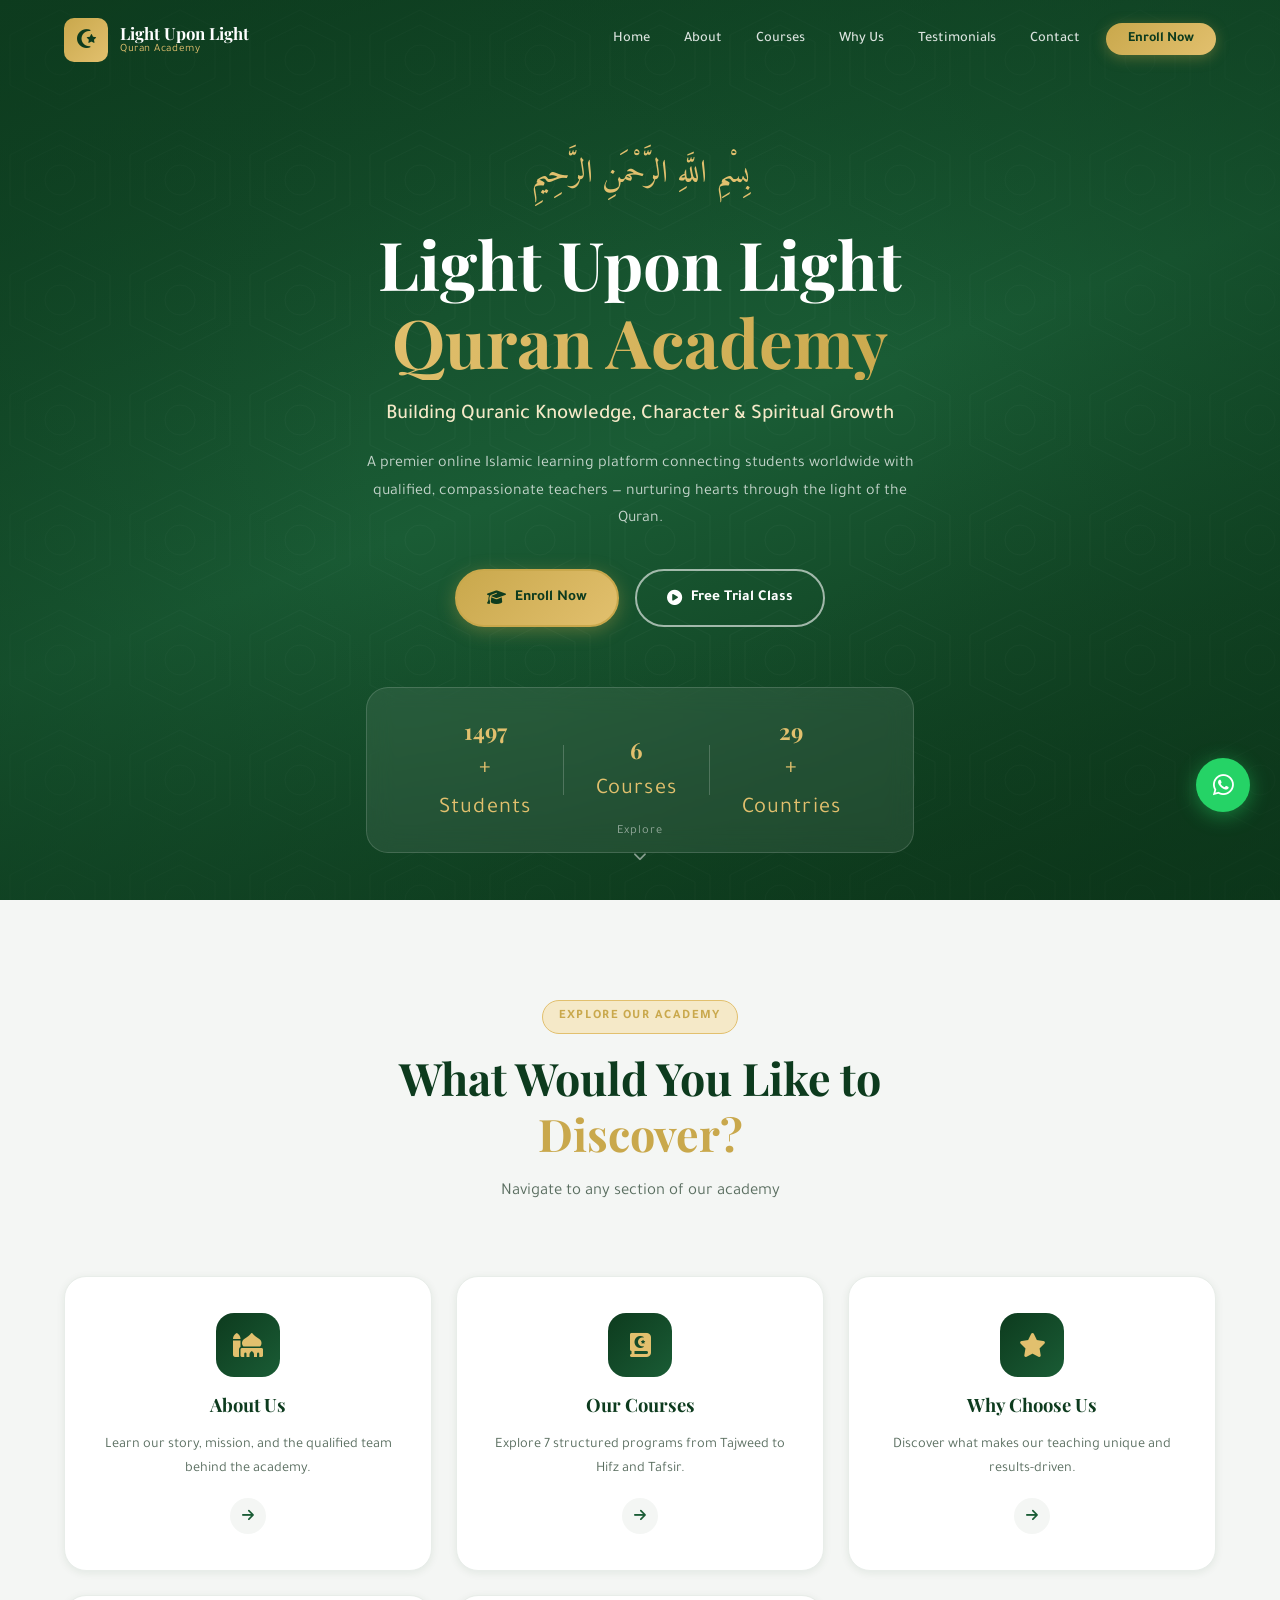
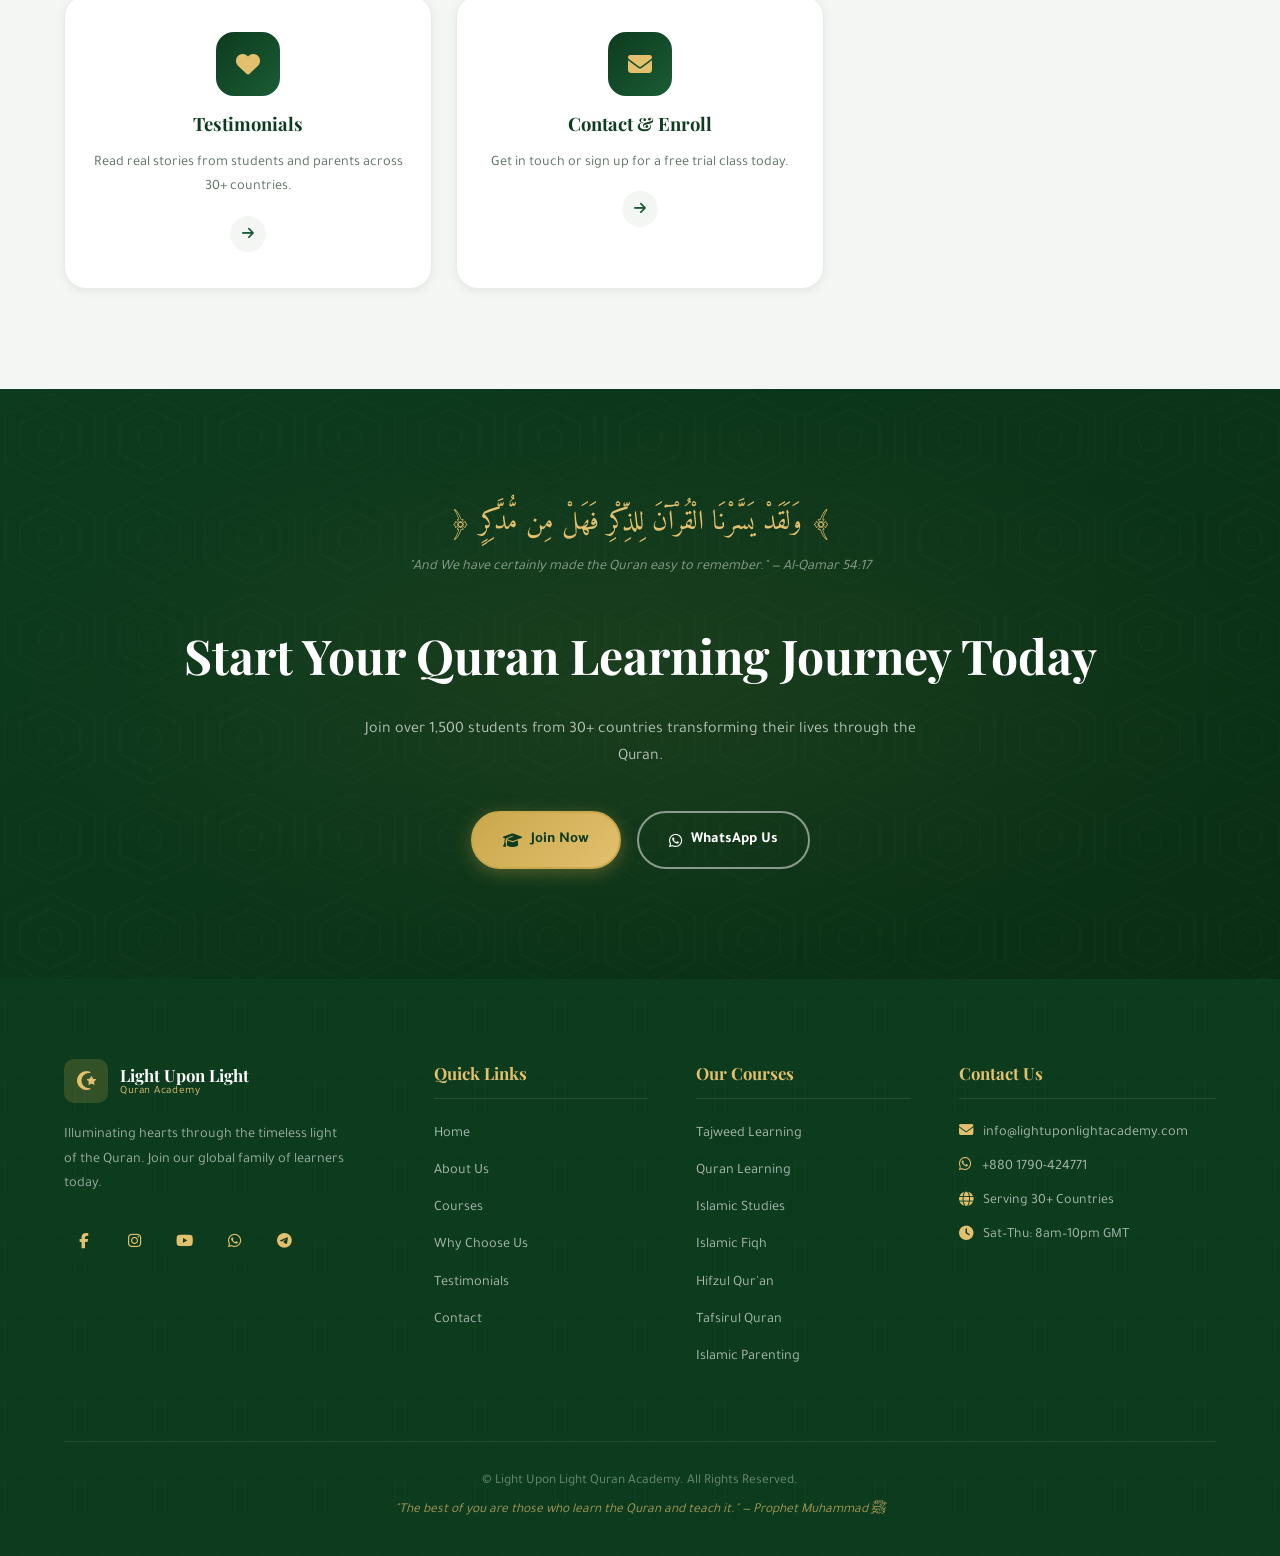
<file: index.html>
<!DOCTYPE html>
<html lang="en">
<head>
  <meta charset="UTF-8" />
  <meta name="viewport" content="width=device-width, initial-scale=1.0" />
  <meta name="description" content="Light Upon Light Quran Academy – Online Islamic learning platform offering Tajweed, Hifz, Tafsir, Islamic Studies and more with qualified teachers worldwide." />
  <title>Home | Light Upon Light Quran Academy</title>
  <link rel="preconnect" href="https://fonts.googleapis.com" />
  <link rel="preconnect" href="https://fonts.gstatic.com" crossorigin />
  <link href="https://fonts.googleapis.com/css2?family=Playfair+Display:ital,wght@0,400;0,600;0,700;1,400&family=Tajawal:wght@300;400;500;700&family=Amiri:ital,wght@0,400;0,700;1,400&display=swap" rel="stylesheet" />
  <link rel="stylesheet" href="https://cdnjs.cloudflare.com/ajax/libs/font-awesome/6.5.0/css/all.min.css" />
  <link rel="stylesheet" href="style.css" />
</head>
<body>

  <!-- ========== NAVBAR ========== -->
  <nav class="navbar" id="navbar">
    <div class="nav-container">
      <a href="index.html" class="nav-logo">
        <span class="logo-icon"><i class="fas fa-star-and-crescent"></i></span>
        <div class="logo-text">
          <span class="logo-main">Light Upon Light</span>
          <span class="logo-sub">Quran Academy</span>
        </div>
      </a>
      <ul class="nav-links" id="navLinks">
        <li><a href="index.html" class="nav-link active">Home</a></li>
        <li><a href="about.html" class="nav-link">About</a></li>
        <li><a href="courses.html" class="nav-link">Courses</a></li>
        <li><a href="why-us.html" class="nav-link">Why Us</a></li>
        <li><a href="testimonials.html" class="nav-link">Testimonials</a></li>
        <li><a href="contact.html" class="nav-link">Contact</a></li>
        <li><a href="contact.html" class="nav-cta-btn">Enroll Now</a></li>
      </ul>
      <button class="hamburger" id="hamburger" aria-label="Toggle Menu">
        <span></span><span></span><span></span>
      </button>
    </div>
  </nav>

  <!-- ========== HERO ========== -->
  <section class="hero" id="home">
    <div class="hero-geo-bg"></div>
    <div class="hero-overlay"></div>
    <div class="hero-content">
      <p class="hero-bismillah reveal-up">بِسْمِ اللَّهِ الرَّحْمَنِ الرَّحِيمِ</p>
      <h1 class="hero-title reveal-up">
        Light Upon Light<br />
        <span class="hero-title-accent">Quran Academy</span>
      </h1>
      <p class="hero-tagline reveal-up">Building Quranic Knowledge, Character &amp; Spiritual Growth</p>
      <p class="hero-desc reveal-up">
        A premier online Islamic learning platform connecting students worldwide with qualified,
        compassionate teachers — nurturing hearts through the light of the Quran.
      </p>
      <div class="hero-btns reveal-up">
        <a href="contact.html" class="btn btn-gold"><i class="fas fa-graduation-cap"></i> Enroll Now</a>
        <a href="contact.html" class="btn btn-outline"><i class="fas fa-play-circle"></i> Free Trial Class</a>
      </div>
      <div class="hero-stats reveal-up">
        <div class="hero-stat">
          <span class="hero-stat-num" data-target="1500">0</span><span>+</span>
          <span class="hero-stat-label">Students</span>
        </div>
        <div class="hero-stat-divider"></div>
        <div class="hero-stat">
          <span class="hero-stat-num" data-target="7">0</span>
          <span class="hero-stat-label">Courses</span>
        </div>
        <div class="hero-stat-divider"></div>
        <div class="hero-stat">
          <span class="hero-stat-num" data-target="30">0</span><span>+</span>
          <span class="hero-stat-label">Countries</span>
        </div>
      </div>
    </div>
    <div class="hero-scroll-hint">
      <span>Explore</span>
      <i class="fas fa-chevron-down"></i>
    </div>
  </section>

  <!-- ========== QUICK LINKS ========== -->
  <section class="quick-nav section-pad bg-soft">
    <div class="container">
      <div class="section-header reveal-up">
        <span class="section-tag">Explore Our Academy</span>
        <h2 class="section-title">What Would You Like to <span class="text-gold">Discover?</span></h2>
        <p class="section-sub">Navigate to any section of our academy</p>
      </div>
      <div class="quick-nav-grid">
        <a href="about.html" class="quick-nav-card reveal-up">
          <div class="quick-nav-icon"><i class="fas fa-mosque"></i></div>
          <h3>About Us</h3>
          <p>Learn our story, mission, and the qualified team behind the academy.</p>
          <span class="quick-nav-arrow"><i class="fas fa-arrow-right"></i></span>
        </a>
        <a href="courses.html" class="quick-nav-card reveal-up">
          <div class="quick-nav-icon"><i class="fas fa-book-quran"></i></div>
          <h3>Our Courses</h3>
          <p>Explore 7 structured programs from Tajweed to Hifz and Tafsir.</p>
          <span class="quick-nav-arrow"><i class="fas fa-arrow-right"></i></span>
        </a>
        <a href="why-us.html" class="quick-nav-card reveal-up">
          <div class="quick-nav-icon"><i class="fas fa-star"></i></div>
          <h3>Why Choose Us</h3>
          <p>Discover what makes our teaching unique and results-driven.</p>
          <span class="quick-nav-arrow"><i class="fas fa-arrow-right"></i></span>
        </a>
        <a href="testimonials.html" class="quick-nav-card reveal-up">
          <div class="quick-nav-icon"><i class="fas fa-heart"></i></div>
          <h3>Testimonials</h3>
          <p>Read real stories from students and parents across 30+ countries.</p>
          <span class="quick-nav-arrow"><i class="fas fa-arrow-right"></i></span>
        </a>
        <a href="contact.html" class="quick-nav-card reveal-up">
          <div class="quick-nav-icon"><i class="fas fa-envelope"></i></div>
          <h3>Contact &amp; Enroll</h3>
          <p>Get in touch or sign up for a free trial class today.</p>
          <span class="quick-nav-arrow"><i class="fas fa-arrow-right"></i></span>
        </a>
      </div>
    </div>
  </section>

  <!-- ========== CTA STRIP ========== -->
  <section class="cta-section">
    <div class="cta-geo-bg"></div>
    <div class="cta-overlay"></div>
    <div class="container">
      <div class="cta-content reveal-up">
        <p class="cta-ayah">﴿ وَلَقَدْ يَسَّرْنَا الْقُرْآنَ لِلذِّكْرِ فَهَلْ مِن مُّدَّكِرٍ ﴾</p>
        <p class="cta-ayah-trans">"And We have certainly made the Quran easy to remember." — Al-Qamar 54:17</p>
        <h2 class="cta-title">Start Your Quran Learning Journey Today</h2>
        <p class="cta-sub">Join over 1,500 students from 30+ countries transforming their lives through the Quran.</p>
        <div class="cta-btns">
          <a href="contact.html" class="btn btn-gold"><i class="fas fa-graduation-cap"></i> Join Now</a>
          <a href="https://wa.me/8801790424771" target="_blank" class="btn btn-outline-light"><i class="fab fa-whatsapp"></i> WhatsApp Us</a>
        </div>
      </div>
    </div>
  </section>

  <!-- ========== FOOTER ========== -->
  <footer class="footer">
    <div class="footer-geo-bg"></div>
    <div class="container">
      <div class="footer-grid">
        <div class="footer-brand">
          <a href="index.html" class="nav-logo footer-logo">
            <span class="logo-icon"><i class="fas fa-star-and-crescent"></i></span>
            <div class="logo-text">
              <span class="logo-main">Light Upon Light</span>
              <span class="logo-sub">Quran Academy</span>
            </div>
          </a>
          <p>Illuminating hearts through the timeless light of the Quran. Join our global family of learners today.</p>
          <div class="social-icons footer-socials">
            <a href="https://www.facebook.com/ansarii.talha" target="_blank"><i class="fab fa-facebook-f"></i></a>
            <a href="https://www.instagram.com/" target="_blank"><i class="fab fa-instagram"></i></a>
            <a href="https://www.youtube.com/@StudentSquare-fi3ez" target="_blank"><i class="fab fa-youtube"></i></a>
            <a href="https://wa.me/8801790424771" target="_blank"><i class="fab fa-whatsapp"></i></a>
            <a href="https://t.me/" target="_blank"><i class="fab fa-telegram-plane"></i></a>
          </div>
        </div>
        <div class="footer-col">
          <h5>Quick Links</h5>
          <ul>
            <li><a href="index.html">Home</a></li>
            <li><a href="about.html">About Us</a></li>
            <li><a href="courses.html">Courses</a></li>
            <li><a href="why-us.html">Why Choose Us</a></li>
            <li><a href="testimonials.html">Testimonials</a></li>
            <li><a href="contact.html">Contact</a></li>
          </ul>
        </div>
        <div class="footer-col">
          <h5>Our Courses</h5>
          <ul>
            <li><a href="courses.html">Tajweed Learning</a></li>
            <li><a href="courses.html">Quran Learning</a></li>
            <li><a href="courses.html">Islamic Studies</a></li>
            <li><a href="courses.html">Islamic Fiqh</a></li>
            <li><a href="courses.html">Hifzul Qur'an</a></li>
            <li><a href="courses.html">Tafsirul Quran</a></li>
            <li><a href="courses.html">Islamic Parenting</a></li>
          </ul>
        </div>
        <div class="footer-col">
          <h5>Contact Us</h5>
          <ul class="footer-contact-list">
            <li><i class="fas fa-envelope"></i><a href="mailto:info@lightuponlightacademy.com">info@lightuponlightacademy.com</a></li>
            <li><i class="fab fa-whatsapp"></i><a href="https://wa.me/8801790424771">+880 1790-424771</a></li>
            <li><i class="fas fa-globe"></i><span>Serving 30+ Countries</span></li>
            <li><i class="fas fa-clock"></i><span>Sat–Thu: 8am–10pm GMT</span></li>
          </ul>
        </div>
      </div>
      <div class="footer-bottom">
        <p>&copy; <span class="year"></span> Light Upon Light Quran Academy. All Rights Reserved.</p>
        <p class="footer-hadith">"The best of you are those who learn the Quran and teach it." — Prophet Muhammad ﷺ</p>
      </div>
    </div>
  </footer>

  <a href="https://wa.me/8801790424771" target="_blank" class="whatsapp-float" aria-label="Chat on WhatsApp">
    <i class="fab fa-whatsapp"></i>
    <span class="whatsapp-tooltip">Chat with us!</span>
  </a>
  <button class="back-to-top" id="backToTop"><i class="fas fa-chevron-up"></i></button>
  <script src="script.js"></script>
</body>
</html>
</file>
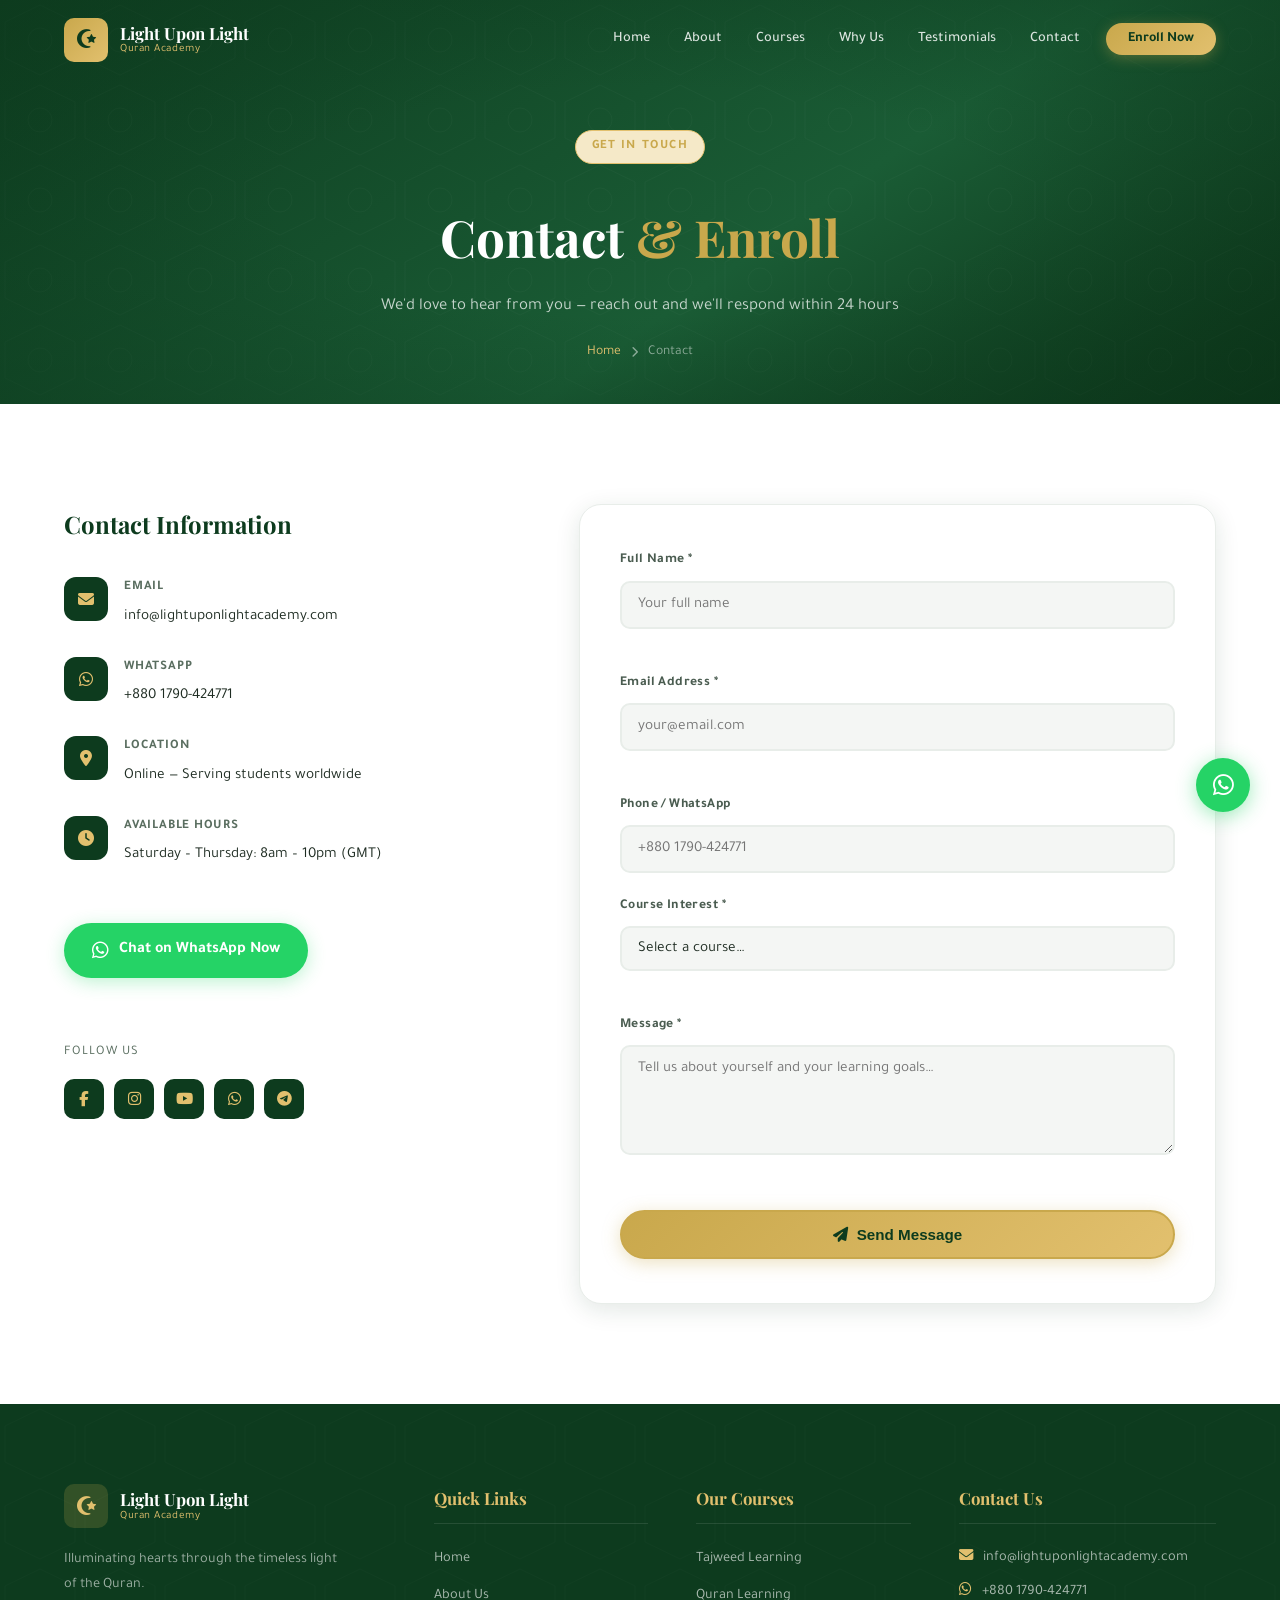
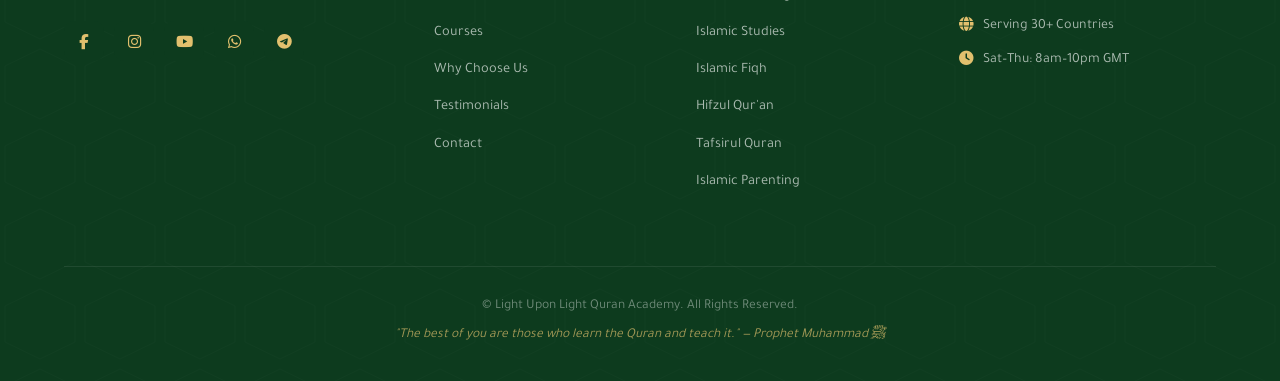
<file: contact.html>
<!DOCTYPE html>
<html lang="en">
<head>
  <meta charset="UTF-8" />
  <meta name="viewport" content="width=device-width, initial-scale=1.0" />
  <title>Contact | Light Upon Light Quran Academy</title>
  <link rel="preconnect" href="https://fonts.googleapis.com" />
  <link rel="preconnect" href="https://fonts.gstatic.com" crossorigin />
  <link href="https://fonts.googleapis.com/css2?family=Playfair+Display:ital,wght@0,400;0,600;0,700;1,400&family=Tajawal:wght@300;400;500;700&family=Amiri:ital,wght@0,400;0,700;1,400&display=swap" rel="stylesheet" />
  <link rel="stylesheet" href="https://cdnjs.cloudflare.com/ajax/libs/font-awesome/6.5.0/css/all.min.css" />
  <link rel="stylesheet" href="style.css" />
</head>
<body>

  <nav class="navbar scrolled" id="navbar">
    <div class="nav-container">
      <a href="index.html" class="nav-logo">
        <span class="logo-icon"><i class="fas fa-star-and-crescent"></i></span>
        <div class="logo-text"><span class="logo-main">Light Upon Light</span><span class="logo-sub">Quran Academy</span></div>
      </a>
      <ul class="nav-links" id="navLinks">
        <li><a href="index.html" class="nav-link">Home</a></li>
        <li><a href="about.html" class="nav-link">About</a></li>
        <li><a href="courses.html" class="nav-link">Courses</a></li>
        <li><a href="why-us.html" class="nav-link">Why Us</a></li>
        <li><a href="testimonials.html" class="nav-link">Testimonials</a></li>
        <li><a href="contact.html" class="nav-link active">Contact</a></li>
        <li><a href="contact.html" class="nav-cta-btn">Enroll Now</a></li>
      </ul>
      <button class="hamburger" id="hamburger"><span></span><span></span><span></span></button>
    </div>
  </nav>

  <section class="page-hero">
    <div class="page-hero-overlay"></div>
    <div class="page-hero-content">
      <span class="section-tag">Get In Touch</span>
      <h1>Contact <span class="text-gold">&amp; Enroll</span></h1>
      <p>We'd love to hear from you — reach out and we'll respond within 24 hours</p>
      <div class="breadcrumb"><a href="index.html">Home</a> <i class="fas fa-chevron-right"></i> <span>Contact</span></div>
    </div>
  </section>

  <!-- CONTACT -->
  <section class="contact section-pad">
    <div class="container">
      <div class="contact-grid">
        <div class="contact-info reveal-left">
          <h3>Contact Information</h3>
          <div class="contact-item">
            <div class="contact-icon"><i class="fas fa-envelope"></i></div>
            <div><strong>Email</strong><a href="mailto:info@lightuponlightacademy.com">info@lightuponlightacademy.com</a></div>
          </div>
          <div class="contact-item">
            <div class="contact-icon"><i class="fab fa-whatsapp"></i></div>
            <div><strong>WhatsApp</strong><a href="https://wa.me/8801790424771" target="_blank">+880 1790-424771</a></div>
          </div>
          <div class="contact-item">
            <div class="contact-icon"><i class="fas fa-map-marker-alt"></i></div>
            <div><strong>Location</strong><span>Online — Serving students worldwide</span></div>
          </div>
          <div class="contact-item">
            <div class="contact-icon"><i class="fas fa-clock"></i></div>
            <div><strong>Available Hours</strong><span>Saturday – Thursday: 8am – 10pm (GMT)</span></div>
          </div>

          <!-- WhatsApp CTA -->
          <a href="https://wa.me/8801790424771" target="_blank" class="whatsapp-cta-btn">
            <i class="fab fa-whatsapp"></i> Chat on WhatsApp Now
          </a>

          <div class="contact-socials">
            <span>Follow Us</span>
            <div class="social-icons">
              <a href="https://www.facebook.com/ansarii.talha" target="_blank"><i class="fab fa-facebook-f"></i></a>
              <a href="https://www.instagram.com/" target="_blank"><i class="fab fa-instagram"></i></a>
              <a href="https://www.youtube.com/@StudentSquare-fi3ez" target="_blank"><i class="fab fa-youtube"></i></a>
              <a href="https://wa.me/8801790424771" target="_blank"><i class="fab fa-whatsapp"></i></a>
              <a href="https://t.me/" target="_blank"><i class="fab fa-telegram-plane"></i></a>
            </div>
          </div>
        </div>

        <div class="contact-form-wrap reveal-right">
          <form class="contact-form" id="contactForm" novalidate>
            <div class="form-group">
              <label for="name">Full Name *</label>
              <input type="text" id="name" name="name" placeholder="Your full name" required />
              <span class="field-error" id="nameError"></span>
            </div>
            <div class="form-group">
              <label for="email">Email Address *</label>
              <input type="email" id="email" name="email" placeholder="your@email.com" required />
              <span class="field-error" id="emailError"></span>
            </div>
            <div class="form-group">
              <label for="phone">Phone / WhatsApp</label>
              <input type="tel" id="phone" name="phone" placeholder="+880 1790-424771" />
            </div>
            <div class="form-group">
              <label for="course">Course Interest *</label>
              <select id="course" name="course" required>
                <option value="">Select a course…</option>
                <option>Tajweed Learning Course</option>
                <option>Quran Learning Course</option>
                <option>Islamic Studies Course</option>
                <option>Islamic Fiqh &amp; Manners Course</option>
                <option>Hifzul Qur'an Course</option>
                <option>Islamic Parenting Guidance</option>
                <option>Tafsirul Quran Course</option>
                <option>Free Trial Class</option>
              </select>
              <span class="field-error" id="courseError"></span>
            </div>
            <div class="form-group">
              <label for="message">Message *</label>
              <textarea id="message" name="message" rows="4" placeholder="Tell us about yourself and your learning goals…" required></textarea>
              <span class="field-error" id="messageError"></span>
            </div>
            <button type="submit" class="btn btn-gold btn-full">
              <i class="fas fa-paper-plane"></i> Send Message
            </button>
            <div class="form-success" id="formSuccess">
              <i class="fas fa-check-circle"></i>
              <p>JazakAllahu Khayran! Your message has been received. We'll be in touch soon, In sha'Allah.</p>
            </div>
          </form>
        </div>
      </div>
    </div>
  </section>

  <!-- FOOTER -->
  <footer class="footer">
    <div class="footer-geo-bg"></div>
    <div class="container">
      <div class="footer-grid">
        <div class="footer-brand">
          <a href="index.html" class="nav-logo footer-logo"><span class="logo-icon"><i class="fas fa-star-and-crescent"></i></span><div class="logo-text"><span class="logo-main">Light Upon Light</span><span class="logo-sub">Quran Academy</span></div></a>
          <p>Illuminating hearts through the timeless light of the Quran.</p>
          <div class="social-icons footer-socials">
            <a href="https://www.facebook.com/ansarii.talha" target="_blank"><i class="fab fa-facebook-f"></i></a>
            <a href="https://www.instagram.com/" target="_blank"><i class="fab fa-instagram"></i></a>
            <a href="https://www.youtube.com/@StudentSquare-fi3ez" target="_blank"><i class="fab fa-youtube"></i></a>
            <a href="https://wa.me/8801790424771" target="_blank"><i class="fab fa-whatsapp"></i></a>
            <a href="https://t.me/" target="_blank"><i class="fab fa-telegram-plane"></i></a>
          </div>
        </div>
        <div class="footer-col"><h5>Quick Links</h5><ul><li><a href="index.html">Home</a></li><li><a href="about.html">About Us</a></li><li><a href="courses.html">Courses</a></li><li><a href="why-us.html">Why Choose Us</a></li><li><a href="testimonials.html">Testimonials</a></li><li><a href="contact.html">Contact</a></li></ul></div>
        <div class="footer-col"><h5>Our Courses</h5><ul><li><a href="courses.html">Tajweed Learning</a></li><li><a href="courses.html">Quran Learning</a></li><li><a href="courses.html">Islamic Studies</a></li><li><a href="courses.html">Islamic Fiqh</a></li><li><a href="courses.html">Hifzul Qur'an</a></li><li><a href="courses.html">Tafsirul Quran</a></li><li><a href="courses.html">Islamic Parenting</a></li></ul></div>
        <div class="footer-col"><h5>Contact Us</h5><ul class="footer-contact-list"><li><i class="fas fa-envelope"></i><a href="mailto:info@lightuponlightacademy.com">info@lightuponlightacademy.com</a></li><li><i class="fab fa-whatsapp"></i><a href="https://wa.me/8801790424771">+880 1790-424771</a></li><li><i class="fas fa-globe"></i><span>Serving 30+ Countries</span></li><li><i class="fas fa-clock"></i><span>Sat–Thu: 8am–10pm GMT</span></li></ul></div>
      </div>
      <div class="footer-bottom">
        <p>&copy; <span class="year"></span> Light Upon Light Quran Academy. All Rights Reserved.</p>
        <p class="footer-hadith">"The best of you are those who learn the Quran and teach it." — Prophet Muhammad ﷺ</p>
      </div>
    </div>
  </footer>

  <a href="https://wa.me/8801790424771" target="_blank" class="whatsapp-float"><i class="fab fa-whatsapp"></i><span class="whatsapp-tooltip">Chat with us!</span></a>
  <button class="back-to-top" id="backToTop"><i class="fas fa-chevron-up"></i></button>
  <script src="script.js"></script>
</body>
</html>
</file>
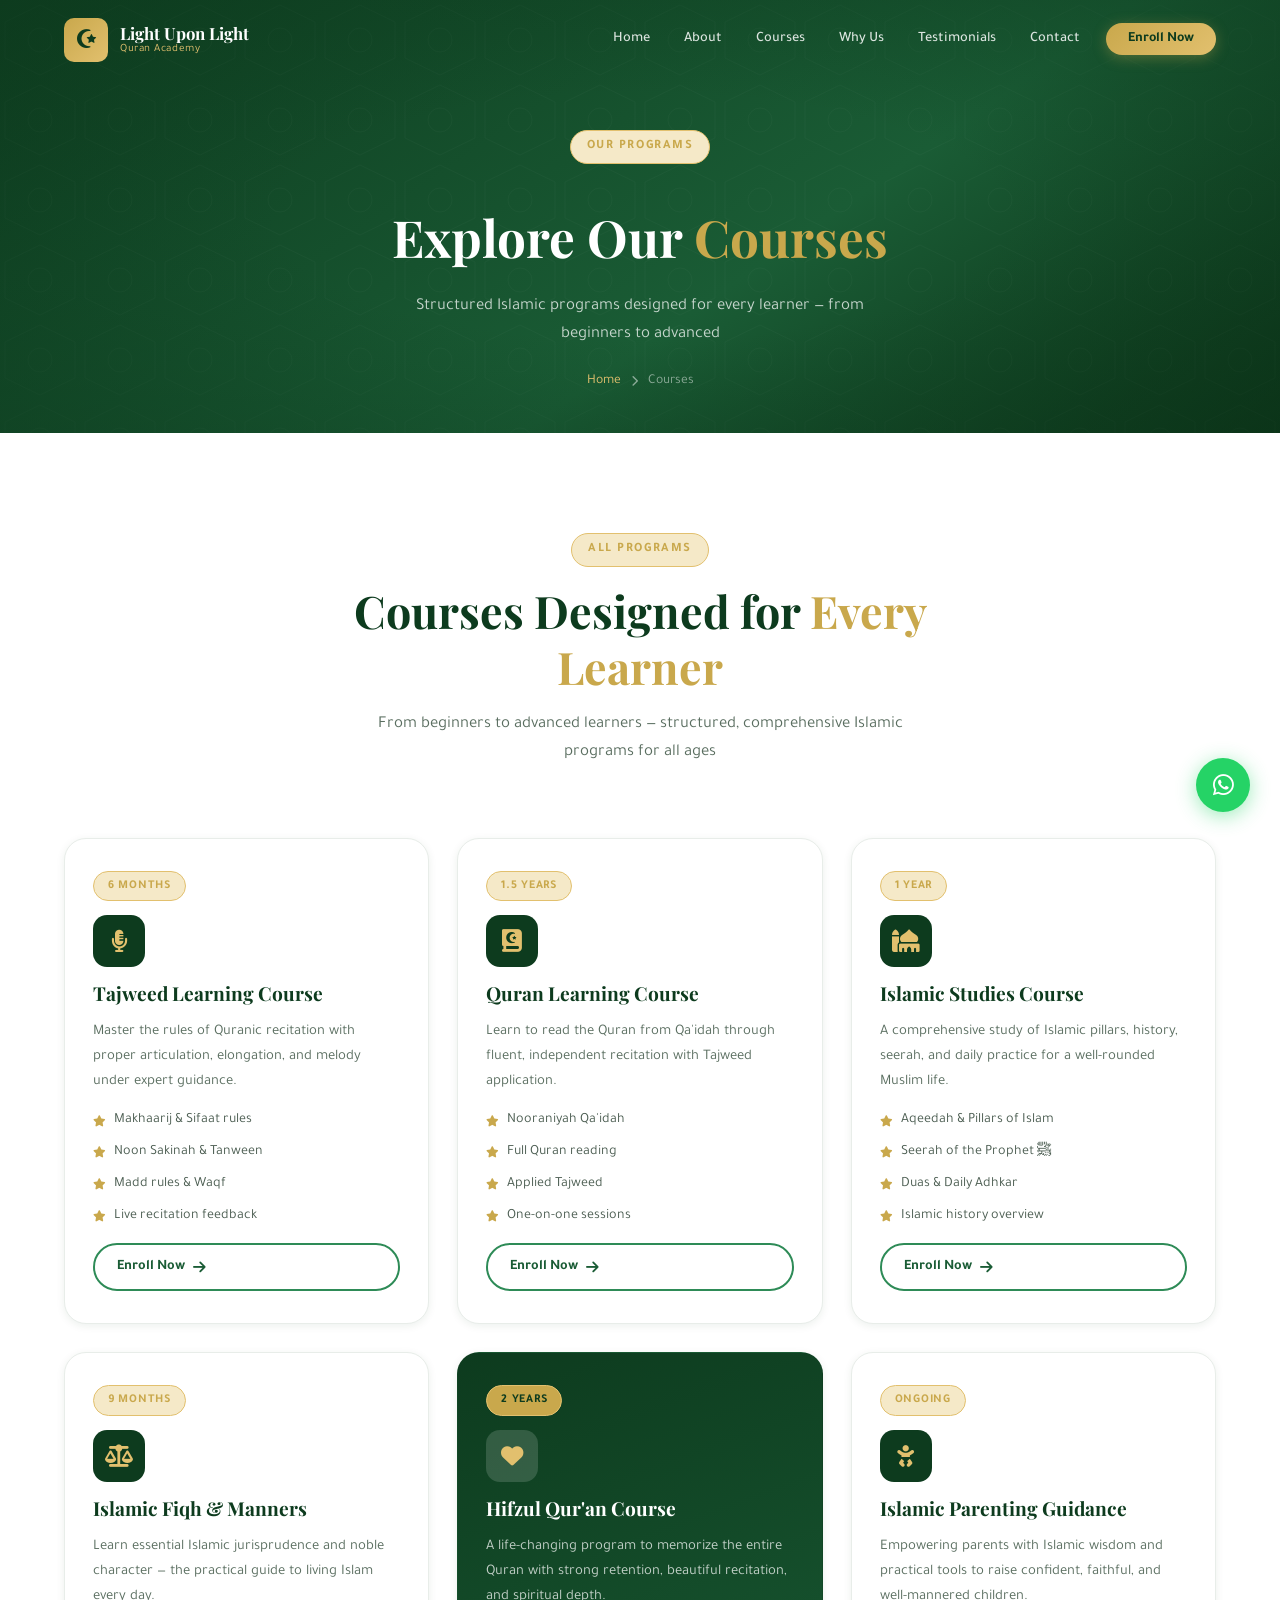
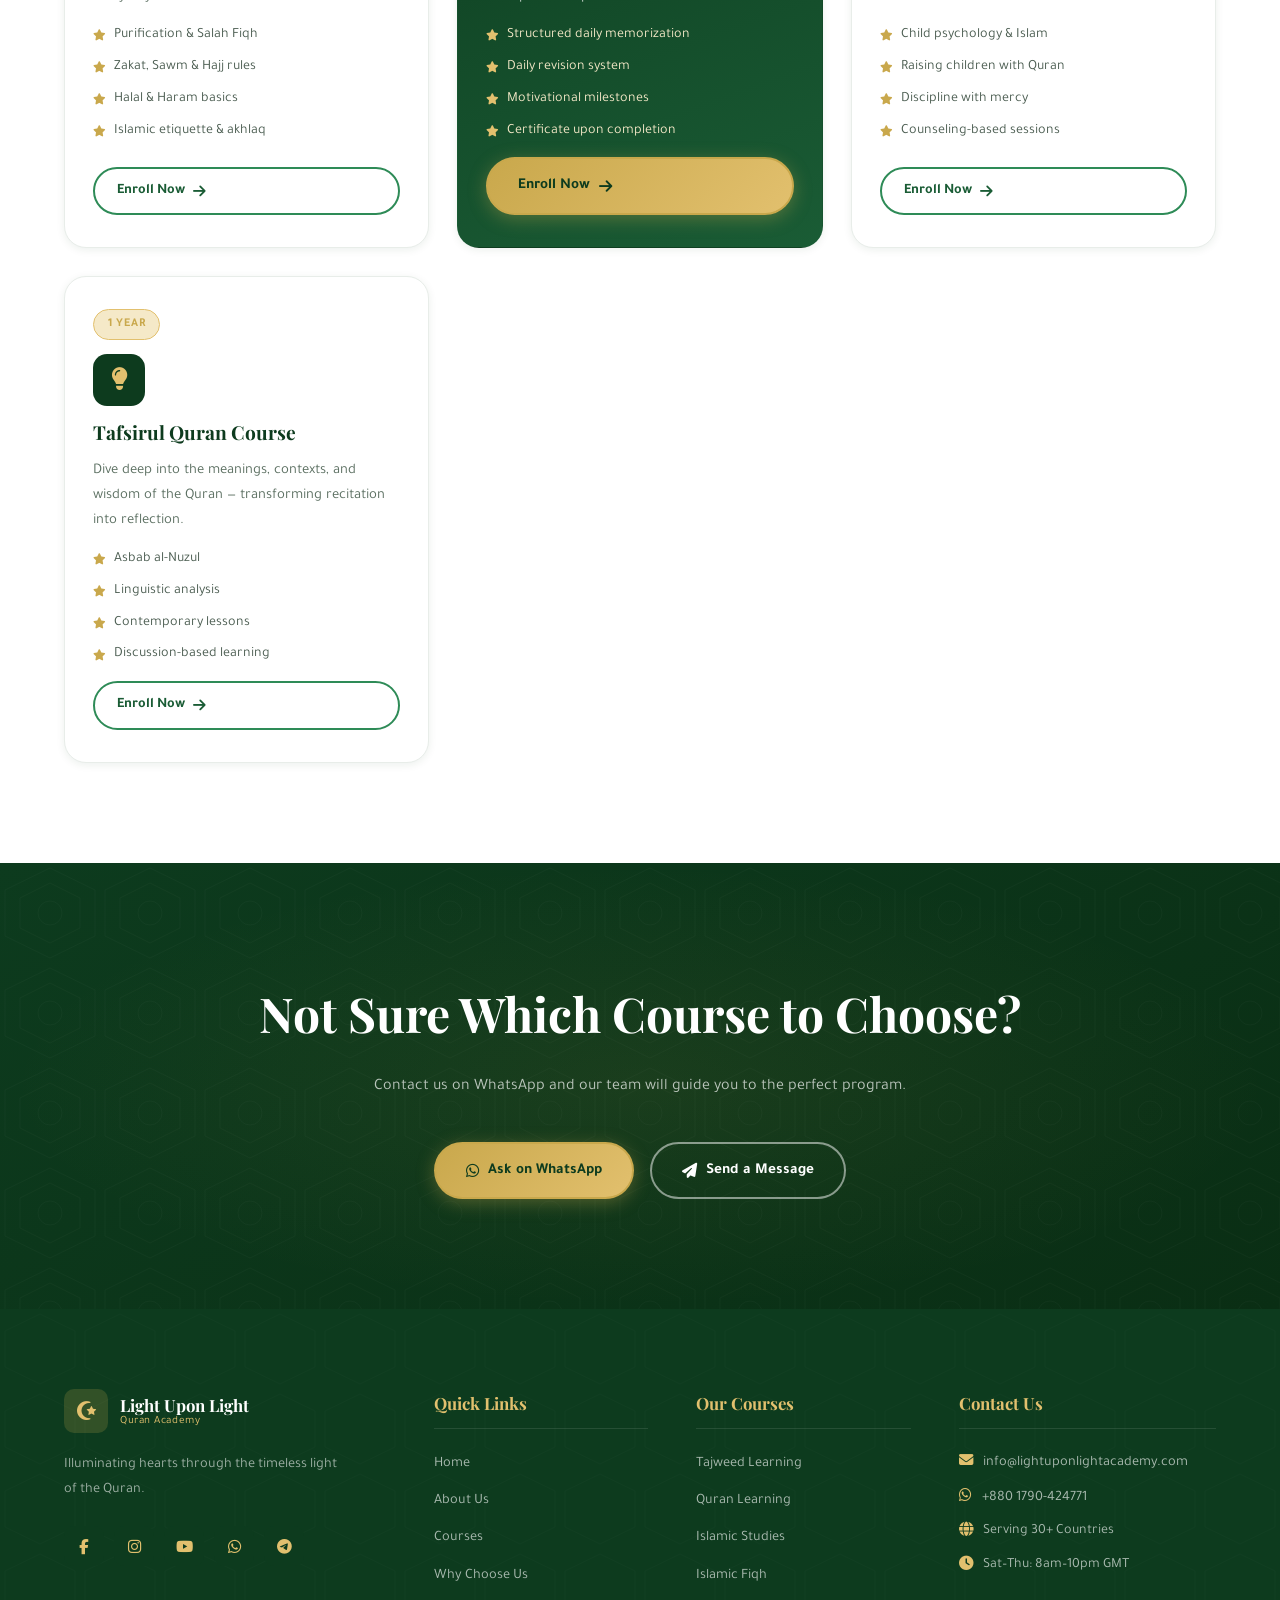
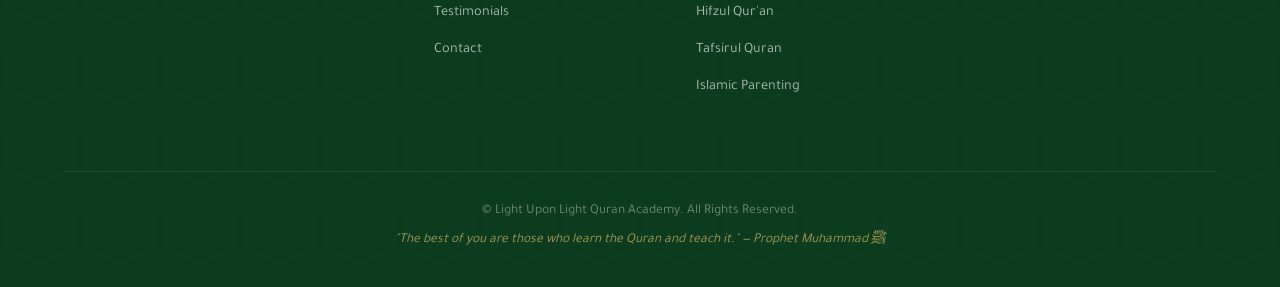
<file: courses.html>
<!DOCTYPE html>
<html lang="en">
<head>
  <meta charset="UTF-8" />
  <meta name="viewport" content="width=device-width, initial-scale=1.0" />
  <meta name="description" content="Courses at Light Upon Light Quran Academy – Tajweed, Quran, Hifz, Tafsir, Islamic Studies and more." />
  <title>Courses | Light Upon Light Quran Academy</title>
  <link rel="preconnect" href="https://fonts.googleapis.com" />
  <link rel="preconnect" href="https://fonts.gstatic.com" crossorigin />
  <link href="https://fonts.googleapis.com/css2?family=Playfair+Display:ital,wght@0,400;0,600;0,700;1,400&family=Tajawal:wght@300;400;500;700&family=Amiri:ital,wght@0,400;0,700;1,400&display=swap" rel="stylesheet" />
  <link rel="stylesheet" href="https://cdnjs.cloudflare.com/ajax/libs/font-awesome/6.5.0/css/all.min.css" />
  <link rel="stylesheet" href="style.css" />
</head>
<body>

  <!-- NAVBAR -->
  <nav class="navbar scrolled" id="navbar">
    <div class="nav-container">
      <a href="index.html" class="nav-logo">
        <span class="logo-icon"><i class="fas fa-star-and-crescent"></i></span>
        <div class="logo-text"><span class="logo-main">Light Upon Light</span><span class="logo-sub">Quran Academy</span></div>
      </a>
      <ul class="nav-links" id="navLinks">
        <li><a href="index.html" class="nav-link">Home</a></li>
        <li><a href="about.html" class="nav-link">About</a></li>
        <li><a href="courses.html" class="nav-link active">Courses</a></li>
        <li><a href="why-us.html" class="nav-link">Why Us</a></li>
        <li><a href="testimonials.html" class="nav-link">Testimonials</a></li>
        <li><a href="contact.html" class="nav-link">Contact</a></li>
        <li><a href="contact.html" class="nav-cta-btn">Enroll Now</a></li>
      </ul>
      <button class="hamburger" id="hamburger"><span></span><span></span><span></span></button>
    </div>
  </nav>

  <!-- PAGE HERO -->
  <section class="page-hero">
    <div class="page-hero-overlay"></div>
    <div class="page-hero-content">
      <span class="section-tag">Our Programs</span>
      <h1>Explore Our <span class="text-gold">Courses</span></h1>
      <p>Structured Islamic programs designed for every learner — from beginners to advanced</p>
      <div class="breadcrumb">
        <a href="index.html">Home</a> <i class="fas fa-chevron-right"></i> <span>Courses</span>
      </div>
    </div>
  </section>

  <!-- COURSES -->
  <section class="courses section-pad">
    <div class="container">
      <div class="section-header reveal-up">
        <span class="section-tag">All Programs</span>
        <h2 class="section-title">Courses Designed for <span class="text-gold">Every Learner</span></h2>
        <p class="section-sub">From beginners to advanced learners — structured, comprehensive Islamic programs for all ages</p>
      </div>
      <div class="courses-grid">

        <div class="course-card reveal-up">
          <div class="course-badge">6 Months</div>
          <div class="course-icon"><i class="fas fa-microphone-alt"></i></div>
          <h3 class="course-title">Tajweed Learning Course</h3>
          <p class="course-desc">Master the rules of Quranic recitation with proper articulation, elongation, and melody under expert guidance.</p>
          <ul class="course-features">
            <li><i class="fas fa-star"></i> Makhaarij &amp; Sifaat rules</li>
            <li><i class="fas fa-star"></i> Noon Sakinah &amp; Tanween</li>
            <li><i class="fas fa-star"></i> Madd rules &amp; Waqf</li>
            <li><i class="fas fa-star"></i> Live recitation feedback</li>
          </ul>
          <a href="contact.html" class="btn btn-course">Enroll Now <i class="fas fa-arrow-right"></i></a>
        </div>

        <div class="course-card reveal-up">
          <div class="course-badge">1.5 Years</div>
          <div class="course-icon"><i class="fas fa-book-quran"></i></div>
          <h3 class="course-title">Quran Learning Course</h3>
          <p class="course-desc">Learn to read the Quran from Qa'idah through fluent, independent recitation with Tajweed application.</p>
          <ul class="course-features">
            <li><i class="fas fa-star"></i> Nooraniyah Qa'idah</li>
            <li><i class="fas fa-star"></i> Full Quran reading</li>
            <li><i class="fas fa-star"></i> Applied Tajweed</li>
            <li><i class="fas fa-star"></i> One-on-one sessions</li>
          </ul>
          <a href="contact.html" class="btn btn-course">Enroll Now <i class="fas fa-arrow-right"></i></a>
        </div>

        <div class="course-card reveal-up">
          <div class="course-badge">1 Year</div>
          <div class="course-icon"><i class="fas fa-mosque"></i></div>
          <h3 class="course-title">Islamic Studies Course</h3>
          <p class="course-desc">A comprehensive study of Islamic pillars, history, seerah, and daily practice for a well-rounded Muslim life.</p>
          <ul class="course-features">
            <li><i class="fas fa-star"></i> Aqeedah &amp; Pillars of Islam</li>
            <li><i class="fas fa-star"></i> Seerah of the Prophet ﷺ</li>
            <li><i class="fas fa-star"></i> Duas &amp; Daily Adhkar</li>
            <li><i class="fas fa-star"></i> Islamic history overview</li>
          </ul>
          <a href="contact.html" class="btn btn-course">Enroll Now <i class="fas fa-arrow-right"></i></a>
        </div>

        <div class="course-card reveal-up">
          <div class="course-badge">9 Months</div>
          <div class="course-icon"><i class="fas fa-scale-balanced"></i></div>
          <h3 class="course-title">Islamic Fiqh &amp; Manners</h3>
          <p class="course-desc">Learn essential Islamic jurisprudence and noble character — the practical guide to living Islam every day.</p>
          <ul class="course-features">
            <li><i class="fas fa-star"></i> Purification &amp; Salah Fiqh</li>
            <li><i class="fas fa-star"></i> Zakat, Sawm &amp; Hajj rules</li>
            <li><i class="fas fa-star"></i> Halal &amp; Haram basics</li>
            <li><i class="fas fa-star"></i> Islamic etiquette &amp; akhlaq</li>
          </ul>
          <a href="contact.html" class="btn btn-course">Enroll Now <i class="fas fa-arrow-right"></i></a>
        </div>

        <div class="course-card course-card--featured reveal-up">
          <div class="course-badge badge-gold">2 Years</div>
          <div class="course-icon"><i class="fas fa-heart"></i></div>
          <h3 class="course-title">Hifzul Qur'an Course</h3>
          <p class="course-desc">A life-changing program to memorize the entire Quran with strong retention, beautiful recitation, and spiritual depth.</p>
          <ul class="course-features">
            <li><i class="fas fa-star"></i> Structured daily memorization</li>
            <li><i class="fas fa-star"></i> Daily revision system</li>
            <li><i class="fas fa-star"></i> Motivational milestones</li>
            <li><i class="fas fa-star"></i> Certificate upon completion</li>
          </ul>
          <a href="contact.html" class="btn btn-gold">Enroll Now <i class="fas fa-arrow-right"></i></a>
        </div>

        <div class="course-card reveal-up">
          <div class="course-badge">Ongoing</div>
          <div class="course-icon"><i class="fas fa-baby"></i></div>
          <h3 class="course-title">Islamic Parenting Guidance</h3>
          <p class="course-desc">Empowering parents with Islamic wisdom and practical tools to raise confident, faithful, and well-mannered children.</p>
          <ul class="course-features">
            <li><i class="fas fa-star"></i> Child psychology &amp; Islam</li>
            <li><i class="fas fa-star"></i> Raising children with Quran</li>
            <li><i class="fas fa-star"></i> Discipline with mercy</li>
            <li><i class="fas fa-star"></i> Counseling-based sessions</li>
          </ul>
          <a href="contact.html" class="btn btn-course">Enroll Now <i class="fas fa-arrow-right"></i></a>
        </div>

        <div class="course-card reveal-up">
          <div class="course-badge">1 Year</div>
          <div class="course-icon"><i class="fas fa-lightbulb"></i></div>
          <h3 class="course-title">Tafsirul Quran Course</h3>
          <p class="course-desc">Dive deep into the meanings, contexts, and wisdom of the Quran — transforming recitation into reflection.</p>
          <ul class="course-features">
            <li><i class="fas fa-star"></i> Asbab al-Nuzul</li>
            <li><i class="fas fa-star"></i> Linguistic analysis</li>
            <li><i class="fas fa-star"></i> Contemporary lessons</li>
            <li><i class="fas fa-star"></i> Discussion-based learning</li>
          </ul>
          <a href="contact.html" class="btn btn-course">Enroll Now <i class="fas fa-arrow-right"></i></a>
        </div>

      </div>
    </div>
  </section>

  <!-- CTA -->
  <section class="cta-section">
    <div class="cta-geo-bg"></div><div class="cta-overlay"></div>
    <div class="container">
      <div class="cta-content reveal-up">
        <h2 class="cta-title">Not Sure Which Course to Choose?</h2>
        <p class="cta-sub">Contact us on WhatsApp and our team will guide you to the perfect program.</p>
        <div class="cta-btns">
          <a href="https://wa.me/8801790424771" target="_blank" class="btn btn-gold"><i class="fab fa-whatsapp"></i> Ask on WhatsApp</a>
          <a href="contact.html" class="btn btn-outline-light"><i class="fas fa-paper-plane"></i> Send a Message</a>
        </div>
      </div>
    </div>
  </section>

  <!-- FOOTER -->
  <footer class="footer">
    <div class="footer-geo-bg"></div>
    <div class="container">
      <div class="footer-grid">
        <div class="footer-brand">
          <a href="index.html" class="nav-logo footer-logo">
            <span class="logo-icon"><i class="fas fa-star-and-crescent"></i></span>
            <div class="logo-text"><span class="logo-main">Light Upon Light</span><span class="logo-sub">Quran Academy</span></div>
          </a>
          <p>Illuminating hearts through the timeless light of the Quran.</p>
          <div class="social-icons footer-socials">
            <a href="https://www.facebook.com/ansarii.talha" target="_blank"><i class="fab fa-facebook-f"></i></a>
            <a href="https://www.instagram.com/" target="_blank"><i class="fab fa-instagram"></i></a>
            <a href="https://www.youtube.com/@StudentSquare-fi3ez" target="_blank"><i class="fab fa-youtube"></i></a>
            <a href="https://wa.me/8801790424771" target="_blank"><i class="fab fa-whatsapp"></i></a>
            <a href="https://t.me/" target="_blank"><i class="fab fa-telegram-plane"></i></a>
          </div>
        </div>
        <div class="footer-col"><h5>Quick Links</h5><ul><li><a href="index.html">Home</a></li><li><a href="about.html">About Us</a></li><li><a href="courses.html">Courses</a></li><li><a href="why-us.html">Why Choose Us</a></li><li><a href="testimonials.html">Testimonials</a></li><li><a href="contact.html">Contact</a></li></ul></div>
        <div class="footer-col"><h5>Our Courses</h5><ul><li><a href="courses.html">Tajweed Learning</a></li><li><a href="courses.html">Quran Learning</a></li><li><a href="courses.html">Islamic Studies</a></li><li><a href="courses.html">Islamic Fiqh</a></li><li><a href="courses.html">Hifzul Qur'an</a></li><li><a href="courses.html">Tafsirul Quran</a></li><li><a href="courses.html">Islamic Parenting</a></li></ul></div>
        <div class="footer-col"><h5>Contact Us</h5><ul class="footer-contact-list"><li><i class="fas fa-envelope"></i><a href="mailto:info@lightuponlightacademy.com">info@lightuponlightacademy.com</a></li><li><i class="fab fa-whatsapp"></i><a href="https://wa.me/8801790424771">+880 1790-424771</a></li><li><i class="fas fa-globe"></i><span>Serving 30+ Countries</span></li><li><i class="fas fa-clock"></i><span>Sat–Thu: 8am–10pm GMT</span></li></ul></div>
      </div>
      <div class="footer-bottom">
        <p>&copy; <span class="year"></span> Light Upon Light Quran Academy. All Rights Reserved.</p>
        <p class="footer-hadith">"The best of you are those who learn the Quran and teach it." — Prophet Muhammad ﷺ</p>
      </div>
    </div>
  </footer>

  <a href="https://wa.me/8801790424771" target="_blank" class="whatsapp-float"><i class="fab fa-whatsapp"></i><span class="whatsapp-tooltip">Chat with us!</span></a>
  <button class="back-to-top" id="backToTop"><i class="fas fa-chevron-up"></i></button>
  <script src="script.js"></script>
</body>
</html>
</file>
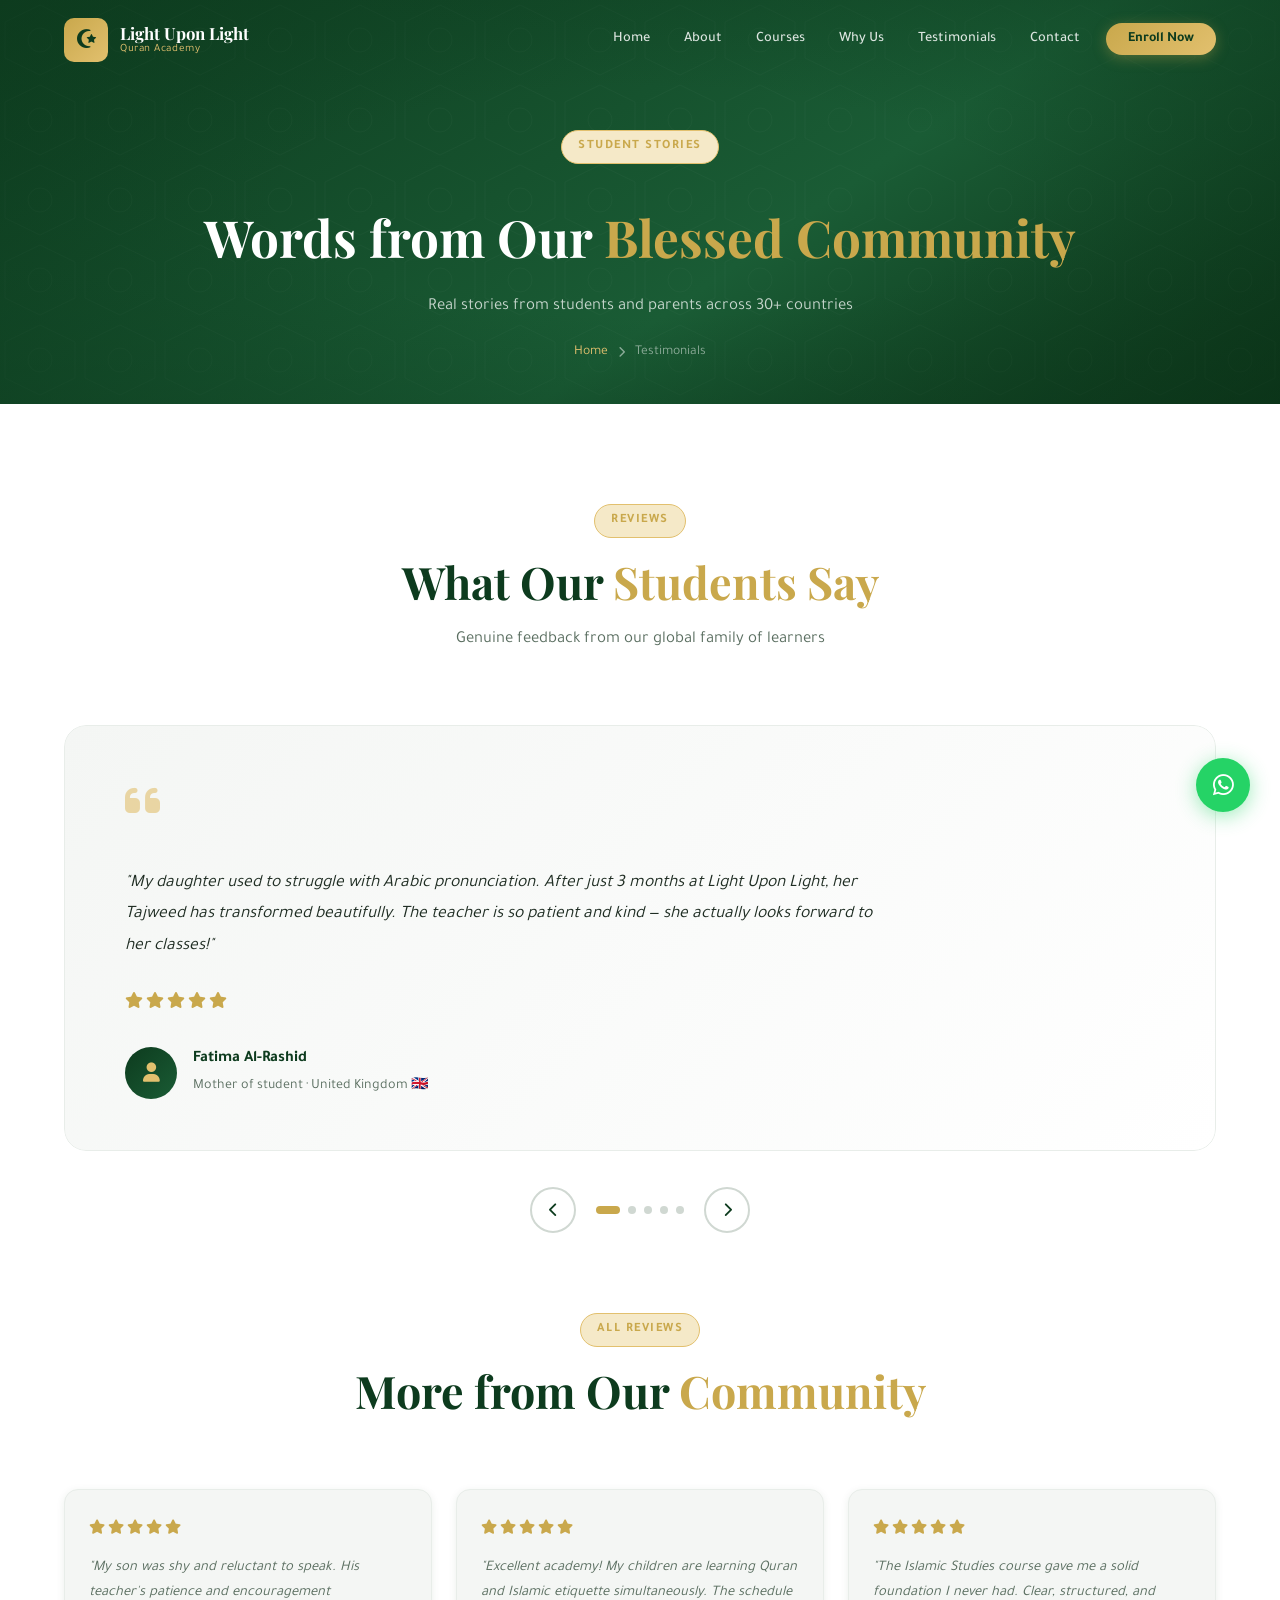
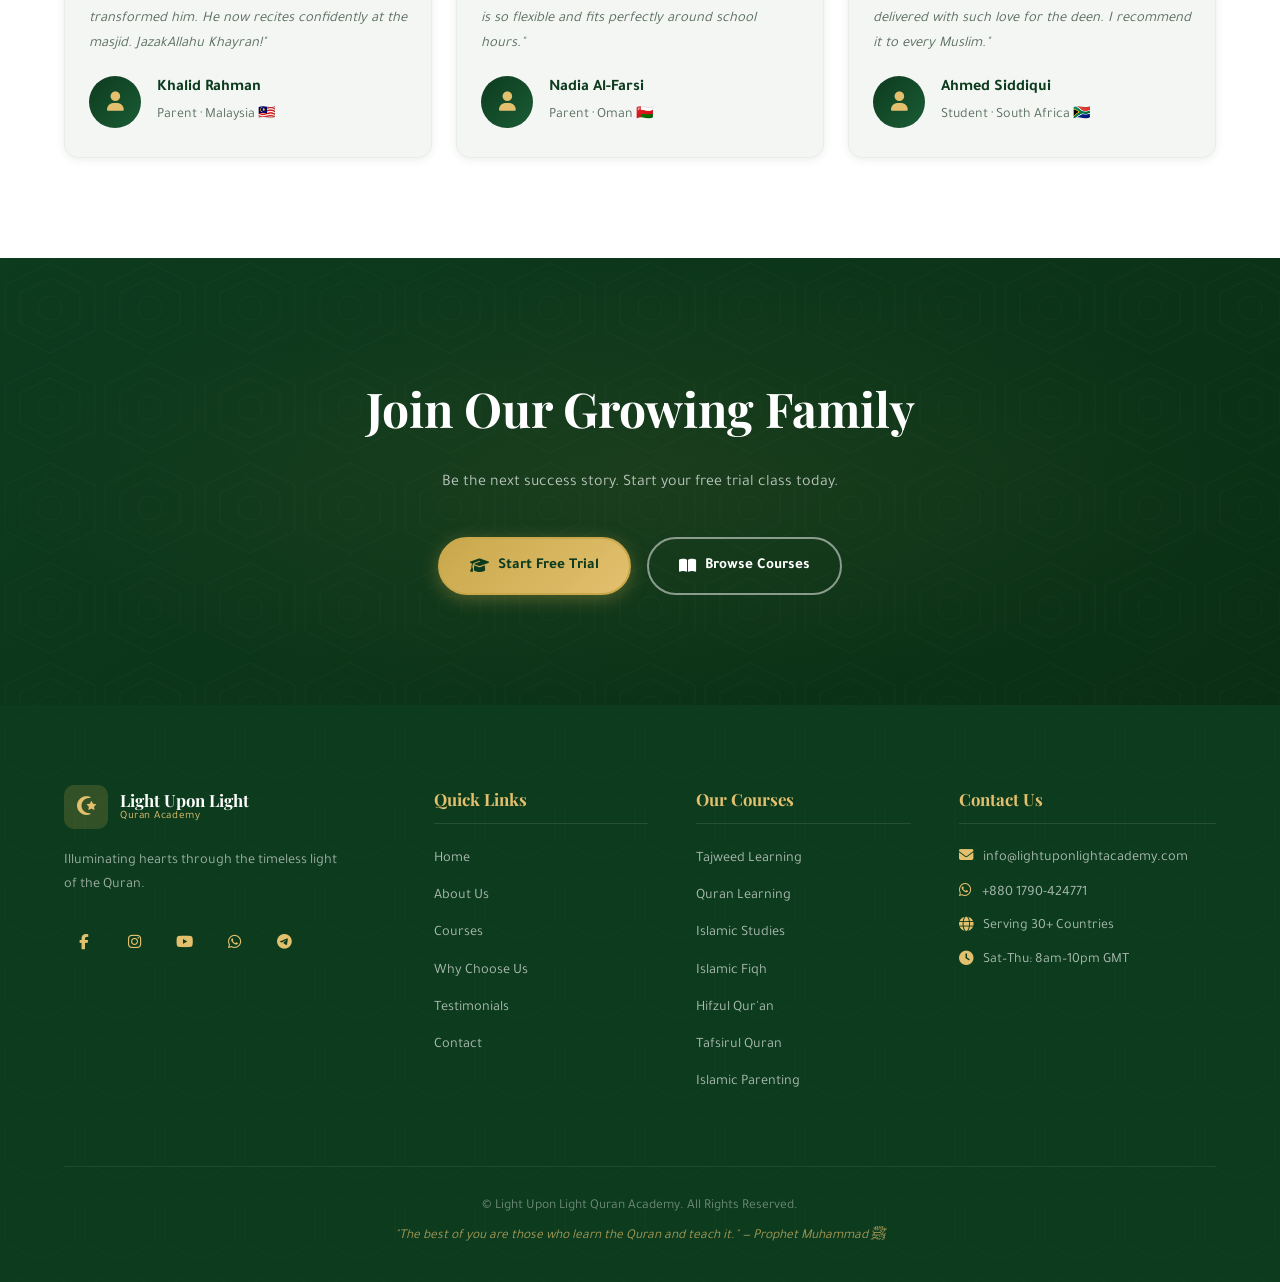
<file: testimonials.html>
<!DOCTYPE html>
<html lang="en">
<head>
  <meta charset="UTF-8" />
  <meta name="viewport" content="width=device-width, initial-scale=1.0" />
  <title>Testimonials | Light Upon Light Quran Academy</title>
  <link rel="preconnect" href="https://fonts.googleapis.com" />
  <link rel="preconnect" href="https://fonts.gstatic.com" crossorigin />
  <link href="https://fonts.googleapis.com/css2?family=Playfair+Display:ital,wght@0,400;0,600;0,700;1,400&family=Tajawal:wght@300;400;500;700&family=Amiri:ital,wght@0,400;0,700;1,400&display=swap" rel="stylesheet" />
  <link rel="stylesheet" href="https://cdnjs.cloudflare.com/ajax/libs/font-awesome/6.5.0/css/all.min.css" />
  <link rel="stylesheet" href="style.css" />
</head>
<body>

  <nav class="navbar scrolled" id="navbar">
    <div class="nav-container">
      <a href="index.html" class="nav-logo">
        <span class="logo-icon"><i class="fas fa-star-and-crescent"></i></span>
        <div class="logo-text"><span class="logo-main">Light Upon Light</span><span class="logo-sub">Quran Academy</span></div>
      </a>
      <ul class="nav-links" id="navLinks">
        <li><a href="index.html" class="nav-link">Home</a></li>
        <li><a href="about.html" class="nav-link">About</a></li>
        <li><a href="courses.html" class="nav-link">Courses</a></li>
        <li><a href="why-us.html" class="nav-link">Why Us</a></li>
        <li><a href="testimonials.html" class="nav-link active">Testimonials</a></li>
        <li><a href="contact.html" class="nav-link">Contact</a></li>
        <li><a href="contact.html" class="nav-cta-btn">Enroll Now</a></li>
      </ul>
      <button class="hamburger" id="hamburger"><span></span><span></span><span></span></button>
    </div>
  </nav>

  <section class="page-hero">
    <div class="page-hero-overlay"></div>
    <div class="page-hero-content">
      <span class="section-tag">Student Stories</span>
      <h1>Words from Our <span class="text-gold">Blessed Community</span></h1>
      <p>Real stories from students and parents across 30+ countries</p>
      <div class="breadcrumb"><a href="index.html">Home</a> <i class="fas fa-chevron-right"></i> <span>Testimonials</span></div>
    </div>
  </section>

  <!-- TESTIMONIALS -->
  <section class="testimonials section-pad">
    <div class="container">
      <div class="section-header reveal-up">
        <span class="section-tag">Reviews</span>
        <h2 class="section-title">What Our <span class="text-gold">Students Say</span></h2>
        <p class="section-sub">Genuine feedback from our global family of learners</p>
      </div>

      <!-- Slider -->
      <div class="testimonial-slider" id="testimonialSlider">
        <div class="testimonial-track" id="testimonialTrack">
          <div class="testimonial-card">
            <div class="testimonial-quote"><i class="fas fa-quote-left"></i></div>
            <p class="testimonial-text">"My daughter used to struggle with Arabic pronunciation. After just 3 months at Light Upon Light, her Tajweed has transformed beautifully. The teacher is so patient and kind — she actually looks forward to her classes!"</p>
            <div class="testimonial-stars"><i class="fas fa-star"></i><i class="fas fa-star"></i><i class="fas fa-star"></i><i class="fas fa-star"></i><i class="fas fa-star"></i></div>
            <div class="testimonial-author">
              <div class="testimonial-avatar"><i class="fas fa-user"></i></div>
              <div><strong>Fatima Al-Rashid</strong><span>Mother of student · United Kingdom 🇬🇧</span></div>
            </div>
          </div>
          <div class="testimonial-card">
            <div class="testimonial-quote"><i class="fas fa-quote-left"></i></div>
            <p class="testimonial-text">"I enrolled in the Hifz course and AlhamduLillah, I've memorized 5 juz in 8 months. The structured daily revision system is genius. My teacher is always available, encouraging, and truly invested in my progress."</p>
            <div class="testimonial-stars"><i class="fas fa-star"></i><i class="fas fa-star"></i><i class="fas fa-star"></i><i class="fas fa-star"></i><i class="fas fa-star"></i></div>
            <div class="testimonial-author">
              <div class="testimonial-avatar"><i class="fas fa-user"></i></div>
              <div><strong>Yusuf Ibrahim</strong><span>Hifz Student · Canada 🇨🇦</span></div>
            </div>
          </div>
          <div class="testimonial-card">
            <div class="testimonial-quote"><i class="fas fa-quote-left"></i></div>
            <p class="testimonial-text">"The Islamic Parenting course changed how I interact with my children. The counseling-based approach is unlike anything I've seen. Our home feels more peaceful and spiritually connected now, Alhamdulillah."</p>
            <div class="testimonial-stars"><i class="fas fa-star"></i><i class="fas fa-star"></i><i class="fas fa-star"></i><i class="fas fa-star"></i><i class="fas fa-star"></i></div>
            <div class="testimonial-author">
              <div class="testimonial-avatar"><i class="fas fa-user"></i></div>
              <div><strong>Amina Hassan</strong><span>Parent · Australia 🇦🇺</span></div>
            </div>
          </div>
          <div class="testimonial-card">
            <div class="testimonial-quote"><i class="fas fa-quote-left"></i></div>
            <p class="testimonial-text">"I'm a revert Muslim and felt intimidated to learn Quran as an adult. This academy welcomed me with such warmth. My teacher is incredibly understanding, and I can now read Al-Fatiha perfectly with Tajweed. SubhanAllah!"</p>
            <div class="testimonial-stars"><i class="fas fa-star"></i><i class="fas fa-star"></i><i class="fas fa-star"></i><i class="fas fa-star"></i><i class="fas fa-star"></i></div>
            <div class="testimonial-author">
              <div class="testimonial-avatar"><i class="fas fa-user"></i></div>
              <div><strong>Sarah Thompson</strong><span>Adult Learner · USA 🇺🇸</span></div>
            </div>
          </div>
          <div class="testimonial-card">
            <div class="testimonial-quote"><i class="fas fa-quote-left"></i></div>
            <p class="testimonial-text">"The Tafsir course opened my eyes to the depth of the Quran. Every session I walk away with new wisdom. The teacher explains with such clarity, context, and love for the deen. Highly recommend to every Muslim!"</p>
            <div class="testimonial-stars"><i class="fas fa-star"></i><i class="fas fa-star"></i><i class="fas fa-star"></i><i class="fas fa-star"></i><i class="fas fa-star"></i></div>
            <div class="testimonial-author">
              <div class="testimonial-avatar"><i class="fas fa-user"></i></div>
              <div><strong>Omar Khalid</strong><span>Tafsir Student · UAE 🇦🇪</span></div>
            </div>
          </div>
        </div>
      </div>
      <div class="testimonial-controls">
        <button class="testimonial-btn" id="prevBtn"><i class="fas fa-chevron-left"></i></button>
        <div class="testimonial-dots" id="testimonialDots"></div>
        <button class="testimonial-btn" id="nextBtn"><i class="fas fa-chevron-right"></i></button>
      </div>

      <!-- All reviews grid -->
      <div class="section-header reveal-up" style="margin-top:80px">
        <span class="section-tag">All Reviews</span>
        <h2 class="section-title">More from Our <span class="text-gold">Community</span></h2>
      </div>
      <div class="reviews-grid">
        <div class="review-card reveal-up">
          <div class="testimonial-stars"><i class="fas fa-star"></i><i class="fas fa-star"></i><i class="fas fa-star"></i><i class="fas fa-star"></i><i class="fas fa-star"></i></div>
          <p>"My son was shy and reluctant to speak. His teacher's patience and encouragement transformed him. He now recites confidently at the masjid. JazakAllahu Khayran!"</p>
          <div class="testimonial-author"><div class="testimonial-avatar"><i class="fas fa-user"></i></div><div><strong>Khalid Rahman</strong><span>Parent · Malaysia 🇲🇾</span></div></div>
        </div>
        <div class="review-card reveal-up">
          <div class="testimonial-stars"><i class="fas fa-star"></i><i class="fas fa-star"></i><i class="fas fa-star"></i><i class="fas fa-star"></i><i class="fas fa-star"></i></div>
          <p>"Excellent academy! My children are learning Quran and Islamic etiquette simultaneously. The schedule is so flexible and fits perfectly around school hours."</p>
          <div class="testimonial-author"><div class="testimonial-avatar"><i class="fas fa-user"></i></div><div><strong>Nadia Al-Farsi</strong><span>Parent · Oman 🇴🇲</span></div></div>
        </div>
        <div class="review-card reveal-up">
          <div class="testimonial-stars"><i class="fas fa-star"></i><i class="fas fa-star"></i><i class="fas fa-star"></i><i class="fas fa-star"></i><i class="fas fa-star"></i></div>
          <p>"The Islamic Studies course gave me a solid foundation I never had. Clear, structured, and delivered with such love for the deen. I recommend it to every Muslim."</p>
          <div class="testimonial-author"><div class="testimonial-avatar"><i class="fas fa-user"></i></div><div><strong>Ahmed Siddiqui</strong><span>Student · South Africa 🇿🇦</span></div></div>
        </div>
      </div>
    </div>
  </section>

  <!-- CTA -->
  <section class="cta-section">
    <div class="cta-geo-bg"></div><div class="cta-overlay"></div>
    <div class="container">
      <div class="cta-content reveal-up">
        <h2 class="cta-title">Join Our Growing Family</h2>
        <p class="cta-sub">Be the next success story. Start your free trial class today.</p>
        <div class="cta-btns">
          <a href="contact.html" class="btn btn-gold"><i class="fas fa-graduation-cap"></i> Start Free Trial</a>
          <a href="courses.html" class="btn btn-outline-light"><i class="fas fa-book-open"></i> Browse Courses</a>
        </div>
      </div>
    </div>
  </section>

  <!-- FOOTER -->
  <footer class="footer">
    <div class="footer-geo-bg"></div>
    <div class="container">
      <div class="footer-grid">
        <div class="footer-brand">
          <a href="index.html" class="nav-logo footer-logo"><span class="logo-icon"><i class="fas fa-star-and-crescent"></i></span><div class="logo-text"><span class="logo-main">Light Upon Light</span><span class="logo-sub">Quran Academy</span></div></a>
          <p>Illuminating hearts through the timeless light of the Quran.</p>
          <div class="social-icons footer-socials">
            <a href="https://www.facebook.com/ansarii.talha" target="_blank"><i class="fab fa-facebook-f"></i></a>
            <a href="https://www.instagram.com/" target="_blank"><i class="fab fa-instagram"></i></a>
            <a href="https://www.youtube.com/@StudentSquare-fi3ez" target="_blank"><i class="fab fa-youtube"></i></a>
            <a href="https://wa.me/8801790424771" target="_blank"><i class="fab fa-whatsapp"></i></a>
            <a href="https://t.me/" target="_blank"><i class="fab fa-telegram-plane"></i></a>
          </div>
        </div>
        <div class="footer-col"><h5>Quick Links</h5><ul><li><a href="index.html">Home</a></li><li><a href="about.html">About Us</a></li><li><a href="courses.html">Courses</a></li><li><a href="why-us.html">Why Choose Us</a></li><li><a href="testimonials.html">Testimonials</a></li><li><a href="contact.html">Contact</a></li></ul></div>
        <div class="footer-col"><h5>Our Courses</h5><ul><li><a href="courses.html">Tajweed Learning</a></li><li><a href="courses.html">Quran Learning</a></li><li><a href="courses.html">Islamic Studies</a></li><li><a href="courses.html">Islamic Fiqh</a></li><li><a href="courses.html">Hifzul Qur'an</a></li><li><a href="courses.html">Tafsirul Quran</a></li><li><a href="courses.html">Islamic Parenting</a></li></ul></div>
        <div class="footer-col"><h5>Contact Us</h5><ul class="footer-contact-list"><li><i class="fas fa-envelope"></i><a href="mailto:info@lightuponlightacademy.com">info@lightuponlightacademy.com</a></li><li><i class="fab fa-whatsapp"></i><a href="https://wa.me/8801790424771">+880 1790-424771</a></li><li><i class="fas fa-globe"></i><span>Serving 30+ Countries</span></li><li><i class="fas fa-clock"></i><span>Sat–Thu: 8am–10pm GMT</span></li></ul></div>
      </div>
      <div class="footer-bottom">
        <p>&copy; <span class="year"></span> Light Upon Light Quran Academy. All Rights Reserved.</p>
        <p class="footer-hadith">"The best of you are those who learn the Quran and teach it." — Prophet Muhammad ﷺ</p>
      </div>
    </div>
  </footer>

  <a href="https://wa.me/8801790424771" target="_blank" class="whatsapp-float"><i class="fab fa-whatsapp"></i><span class="whatsapp-tooltip">Chat with us!</span></a>
  <button class="back-to-top" id="backToTop"><i class="fas fa-chevron-up"></i></button>
  <script src="script.js"></script>
</body>
</html>
</file>
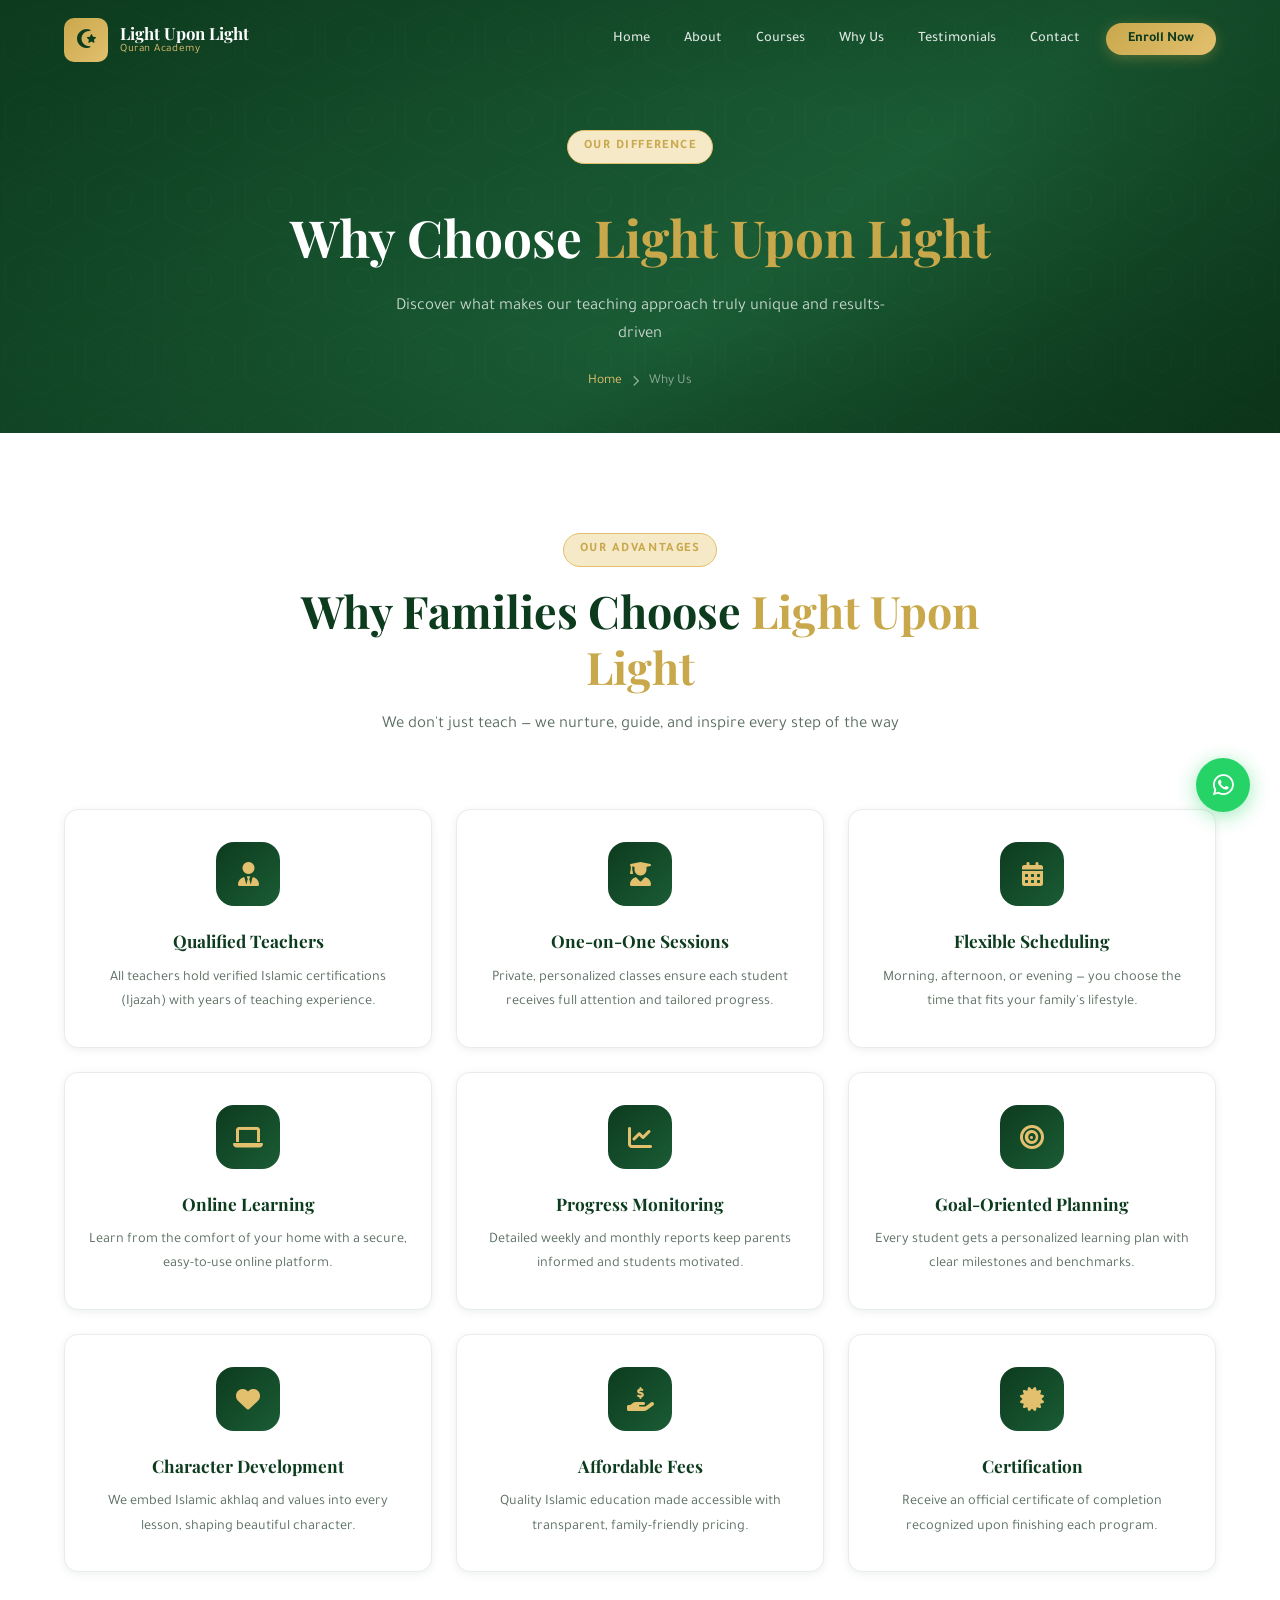
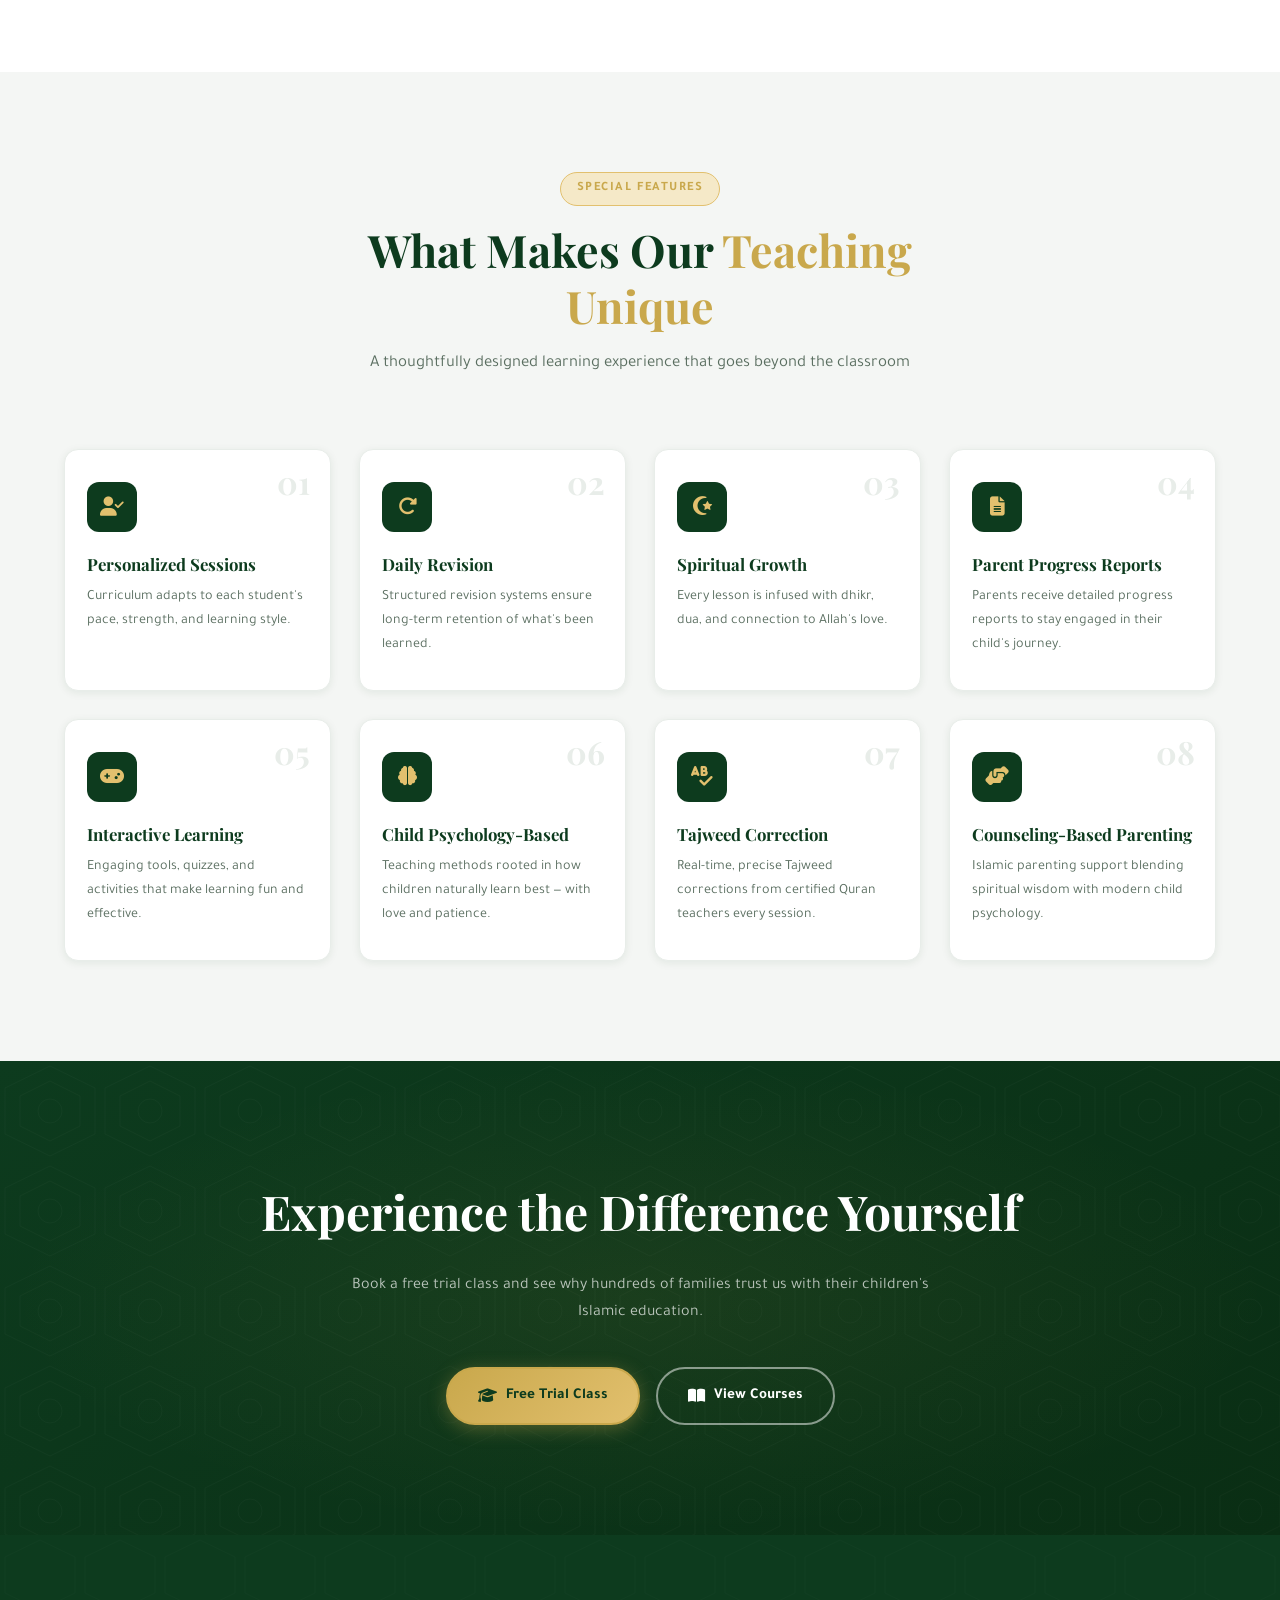
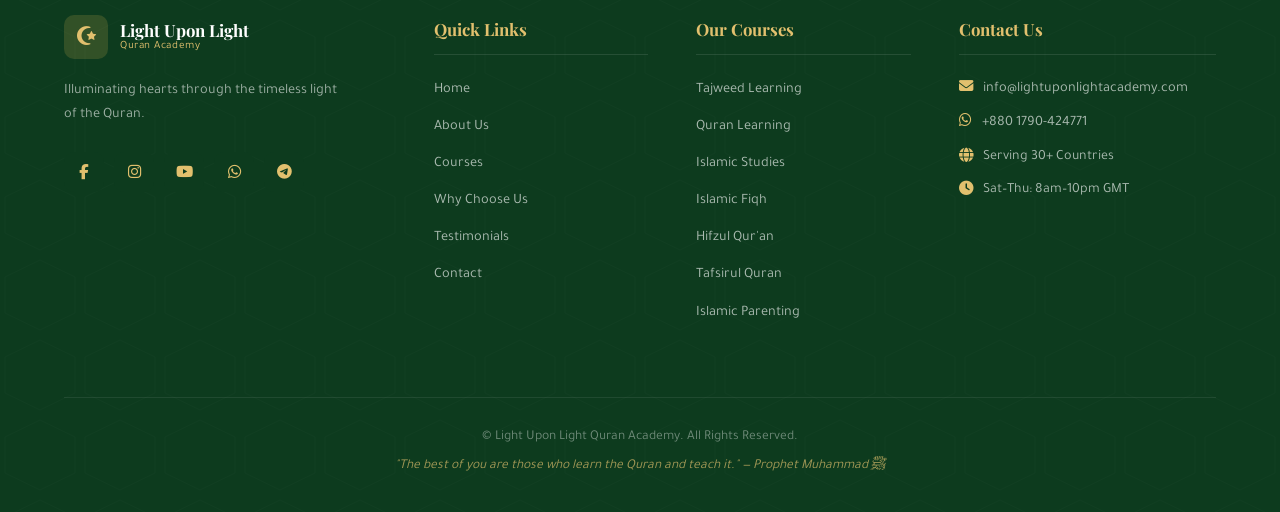
<file: why-us.html>
<!DOCTYPE html>
<html lang="en">
<head>
  <meta charset="UTF-8" />
  <meta name="viewport" content="width=device-width, initial-scale=1.0" />
  <title>Why Choose Us | Light Upon Light Quran Academy</title>
  <link rel="preconnect" href="https://fonts.googleapis.com" />
  <link rel="preconnect" href="https://fonts.gstatic.com" crossorigin />
  <link href="https://fonts.googleapis.com/css2?family=Playfair+Display:ital,wght@0,400;0,600;0,700;1,400&family=Tajawal:wght@300;400;500;700&family=Amiri:ital,wght@0,400;0,700;1,400&display=swap" rel="stylesheet" />
  <link rel="stylesheet" href="https://cdnjs.cloudflare.com/ajax/libs/font-awesome/6.5.0/css/all.min.css" />
  <link rel="stylesheet" href="style.css" />
</head>
<body>

  <nav class="navbar scrolled" id="navbar">
    <div class="nav-container">
      <a href="index.html" class="nav-logo">
        <span class="logo-icon"><i class="fas fa-star-and-crescent"></i></span>
        <div class="logo-text"><span class="logo-main">Light Upon Light</span><span class="logo-sub">Quran Academy</span></div>
      </a>
      <ul class="nav-links" id="navLinks">
        <li><a href="index.html" class="nav-link">Home</a></li>
        <li><a href="about.html" class="nav-link">About</a></li>
        <li><a href="courses.html" class="nav-link">Courses</a></li>
        <li><a href="why-us.html" class="nav-link active">Why Us</a></li>
        <li><a href="testimonials.html" class="nav-link">Testimonials</a></li>
        <li><a href="contact.html" class="nav-link">Contact</a></li>
        <li><a href="contact.html" class="nav-cta-btn">Enroll Now</a></li>
      </ul>
      <button class="hamburger" id="hamburger"><span></span><span></span><span></span></button>
    </div>
  </nav>

  <section class="page-hero">
    <div class="page-hero-overlay"></div>
    <div class="page-hero-content">
      <span class="section-tag">Our Difference</span>
      <h1>Why Choose <span class="text-gold">Light Upon Light</span></h1>
      <p>Discover what makes our teaching approach truly unique and results-driven</p>
      <div class="breadcrumb"><a href="index.html">Home</a> <i class="fas fa-chevron-right"></i> <span>Why Us</span></div>
    </div>
  </section>

  <!-- WHY US -->
  <section class="why-us section-pad">
    <div class="container">
      <div class="section-header reveal-up">
        <span class="section-tag">Our Advantages</span>
        <h2 class="section-title">Why Families Choose <span class="text-gold">Light Upon Light</span></h2>
        <p class="section-sub">We don't just teach — we nurture, guide, and inspire every step of the way</p>
      </div>
      <div class="why-grid">
        <div class="why-card reveal-up"><div class="why-icon"><i class="fas fa-user-tie"></i></div><h4>Qualified Teachers</h4><p>All teachers hold verified Islamic certifications (Ijazah) with years of teaching experience.</p></div>
        <div class="why-card reveal-up"><div class="why-icon"><i class="fas fa-user-graduate"></i></div><h4>One-on-One Sessions</h4><p>Private, personalized classes ensure each student receives full attention and tailored progress.</p></div>
        <div class="why-card reveal-up"><div class="why-icon"><i class="fas fa-calendar-alt"></i></div><h4>Flexible Scheduling</h4><p>Morning, afternoon, or evening — you choose the time that fits your family's lifestyle.</p></div>
        <div class="why-card reveal-up"><div class="why-icon"><i class="fas fa-laptop"></i></div><h4>Online Learning</h4><p>Learn from the comfort of your home with a secure, easy-to-use online platform.</p></div>
        <div class="why-card reveal-up"><div class="why-icon"><i class="fas fa-chart-line"></i></div><h4>Progress Monitoring</h4><p>Detailed weekly and monthly reports keep parents informed and students motivated.</p></div>
        <div class="why-card reveal-up"><div class="why-icon"><i class="fas fa-bullseye"></i></div><h4>Goal-Oriented Planning</h4><p>Every student gets a personalized learning plan with clear milestones and benchmarks.</p></div>
        <div class="why-card reveal-up"><div class="why-icon"><i class="fas fa-heart"></i></div><h4>Character Development</h4><p>We embed Islamic akhlaq and values into every lesson, shaping beautiful character.</p></div>
        <div class="why-card reveal-up"><div class="why-icon"><i class="fas fa-hand-holding-usd"></i></div><h4>Affordable Fees</h4><p>Quality Islamic education made accessible with transparent, family-friendly pricing.</p></div>
        <div class="why-card reveal-up"><div class="why-icon"><i class="fas fa-certificate"></i></div><h4>Certification</h4><p>Receive an official certificate of completion recognized upon finishing each program.</p></div>
      </div>
    </div>
  </section>

  <!-- SPECIAL FEATURES -->
  <section class="features section-pad bg-soft">
    <div class="container">
      <div class="section-header reveal-up">
        <span class="section-tag">Special Features</span>
        <h2 class="section-title">What Makes Our <span class="text-gold">Teaching Unique</span></h2>
        <p class="section-sub">A thoughtfully designed learning experience that goes beyond the classroom</p>
      </div>
      <div class="features-grid">
        <div class="feature-item reveal-up"><div class="feature-num">01</div><div class="feature-icon"><i class="fas fa-user-check"></i></div><h4>Personalized Sessions</h4><p>Curriculum adapts to each student's pace, strength, and learning style.</p></div>
        <div class="feature-item reveal-up"><div class="feature-num">02</div><div class="feature-icon"><i class="fas fa-redo-alt"></i></div><h4>Daily Revision</h4><p>Structured revision systems ensure long-term retention of what's been learned.</p></div>
        <div class="feature-item reveal-up"><div class="feature-num">03</div><div class="feature-icon"><i class="fas fa-star-and-crescent"></i></div><h4>Spiritual Growth</h4><p>Every lesson is infused with dhikr, dua, and connection to Allah's love.</p></div>
        <div class="feature-item reveal-up"><div class="feature-num">04</div><div class="feature-icon"><i class="fas fa-file-alt"></i></div><h4>Parent Progress Reports</h4><p>Parents receive detailed progress reports to stay engaged in their child's journey.</p></div>
        <div class="feature-item reveal-up"><div class="feature-num">05</div><div class="feature-icon"><i class="fas fa-gamepad"></i></div><h4>Interactive Learning</h4><p>Engaging tools, quizzes, and activities that make learning fun and effective.</p></div>
        <div class="feature-item reveal-up"><div class="feature-num">06</div><div class="feature-icon"><i class="fas fa-brain"></i></div><h4>Child Psychology-Based</h4><p>Teaching methods rooted in how children naturally learn best — with love and patience.</p></div>
        <div class="feature-item reveal-up"><div class="feature-num">07</div><div class="feature-icon"><i class="fas fa-spell-check"></i></div><h4>Tajweed Correction</h4><p>Real-time, precise Tajweed corrections from certified Quran teachers every session.</p></div>
        <div class="feature-item reveal-up"><div class="feature-num">08</div><div class="feature-icon"><i class="fas fa-hands-helping"></i></div><h4>Counseling-Based Parenting</h4><p>Islamic parenting support blending spiritual wisdom with modern child psychology.</p></div>
      </div>
    </div>
  </section>

  <!-- CTA -->
  <section class="cta-section">
    <div class="cta-geo-bg"></div><div class="cta-overlay"></div>
    <div class="container">
      <div class="cta-content reveal-up">
        <h2 class="cta-title">Experience the Difference Yourself</h2>
        <p class="cta-sub">Book a free trial class and see why hundreds of families trust us with their children's Islamic education.</p>
        <div class="cta-btns">
          <a href="contact.html" class="btn btn-gold"><i class="fas fa-graduation-cap"></i> Free Trial Class</a>
          <a href="courses.html" class="btn btn-outline-light"><i class="fas fa-book-open"></i> View Courses</a>
        </div>
      </div>
    </div>
  </section>

  <!-- FOOTER -->
  <footer class="footer">
    <div class="footer-geo-bg"></div>
    <div class="container">
      <div class="footer-grid">
        <div class="footer-brand">
          <a href="index.html" class="nav-logo footer-logo"><span class="logo-icon"><i class="fas fa-star-and-crescent"></i></span><div class="logo-text"><span class="logo-main">Light Upon Light</span><span class="logo-sub">Quran Academy</span></div></a>
          <p>Illuminating hearts through the timeless light of the Quran.</p>
          <div class="social-icons footer-socials">
            <a href="https://www.facebook.com/ansarii.talha" target="_blank"><i class="fab fa-facebook-f"></i></a>
            <a href="https://www.instagram.com/" target="_blank"><i class="fab fa-instagram"></i></a>
            <a href="https://www.youtube.com/@StudentSquare-fi3ez" target="_blank"><i class="fab fa-youtube"></i></a>
            <a href="https://wa.me/8801790424771" target="_blank"><i class="fab fa-whatsapp"></i></a>
            <a href="https://t.me/" target="_blank"><i class="fab fa-telegram-plane"></i></a>
          </div>
        </div>
        <div class="footer-col"><h5>Quick Links</h5><ul><li><a href="index.html">Home</a></li><li><a href="about.html">About Us</a></li><li><a href="courses.html">Courses</a></li><li><a href="why-us.html">Why Choose Us</a></li><li><a href="testimonials.html">Testimonials</a></li><li><a href="contact.html">Contact</a></li></ul></div>
        <div class="footer-col"><h5>Our Courses</h5><ul><li><a href="courses.html">Tajweed Learning</a></li><li><a href="courses.html">Quran Learning</a></li><li><a href="courses.html">Islamic Studies</a></li><li><a href="courses.html">Islamic Fiqh</a></li><li><a href="courses.html">Hifzul Qur'an</a></li><li><a href="courses.html">Tafsirul Quran</a></li><li><a href="courses.html">Islamic Parenting</a></li></ul></div>
        <div class="footer-col"><h5>Contact Us</h5><ul class="footer-contact-list"><li><i class="fas fa-envelope"></i><a href="mailto:info@lightuponlightacademy.com">info@lightuponlightacademy.com</a></li><li><i class="fab fa-whatsapp"></i><a href="https://wa.me/8801790424771">+880 1790-424771</a></li><li><i class="fas fa-globe"></i><span>Serving 30+ Countries</span></li><li><i class="fas fa-clock"></i><span>Sat–Thu: 8am–10pm GMT</span></li></ul></div>
      </div>
      <div class="footer-bottom">
        <p>&copy; <span class="year"></span> Light Upon Light Quran Academy. All Rights Reserved.</p>
        <p class="footer-hadith">"The best of you are those who learn the Quran and teach it." — Prophet Muhammad ﷺ</p>
      </div>
    </div>
  </footer>

  <a href="https://wa.me/8801790424771" target="_blank" class="whatsapp-float"><i class="fab fa-whatsapp"></i><span class="whatsapp-tooltip">Chat with us!</span></a>
  <button class="back-to-top" id="backToTop"><i class="fas fa-chevron-up"></i></button>
  <script src="script.js"></script>
</body>
</html>
</file>
<file: style.css>
/* ============================================================
   LIGHT UPON LIGHT QURAN ACADEMY — style.css
   ============================================================ */

/* ---------- RESET & BASE ---------- */
*, *::before, *::after { box-sizing: border-box; margin: 0; padding: 0; }

:root {
  --green-dark:   #0d3b1e;
  --green:        #1a5c35;
  --green-mid:    #236b3f;
  --green-light:  #2e8b57;
  --gold:         #c9a84c;
  --gold-light:   #e2c06e;
  --gold-pale:    #f5e9c8;
  --white:        #ffffff;
  --gray-soft:    #f4f6f4;
  --gray-100:     #e8ede9;
  --gray-200:     #d0d8d2;
  --gray-400:     #8a9e90;
  --gray-600:     #4a5c50;
  --gray-800:     #1e2c22;
  --text-main:    #1e2c22;
  --text-muted:   #5a6e60;
  --shadow-sm:    0 2px 8px rgba(13,59,30,.08);
  --shadow-md:    0 6px 24px rgba(13,59,30,.12);
  --shadow-lg:    0 12px 48px rgba(13,59,30,.16);
  --radius:       14px;
  --radius-lg:    22px;
  --transition:   .35s cubic-bezier(.4,0,.2,1);
}

html { scroll-behavior: smooth; font-size: 16px; }

body {
  font-family: 'Tajawal', 'Segoe UI', sans-serif;
  color: var(--text-main);
  background: var(--white);
  line-height: 1.7;
  overflow-x: hidden;
}

img { max-width: 100%; display: block; }
a { text-decoration: none; color: inherit; }
ul { list-style: none; }

.container {
  max-width: 1200px;
  margin: 0 auto;
  padding: 0 24px;
}

.section-pad { padding: 100px 0; }
.bg-soft { background: var(--gray-soft); }

/* ---------- TYPOGRAPHY ---------- */
.section-tag {
  display: inline-block;
  font-family: 'Tajawal', sans-serif;
  font-size: .8rem;
  font-weight: 700;
  letter-spacing: .12em;
  text-transform: uppercase;
  color: var(--gold);
  background: var(--gold-pale);
  border: 1px solid var(--gold-light);
  padding: 5px 16px;
  border-radius: 50px;
  margin-bottom: 16px;
}

.section-header {
  text-align: center;
  max-width: 680px;
  margin: 0 auto 70px;
}

.section-title {
  font-family: 'Playfair Display', serif;
  font-size: clamp(1.9rem, 4vw, 2.8rem);
  font-weight: 700;
  line-height: 1.25;
  color: var(--green-dark);
  margin-bottom: 16px;
}

.section-sub {
  color: var(--text-muted);
  font-size: 1.05rem;
  max-width: 560px;
  margin: 0 auto;
}

.text-gold { color: var(--gold); }

/* ---------- BUTTONS ---------- */
.btn {
  display: inline-flex;
  align-items: center;
  gap: 9px;
  padding: 14px 30px;
  border-radius: 50px;
  font-size: .95rem;
  font-weight: 700;
  cursor: pointer;
  transition: var(--transition);
  border: 2px solid transparent;
  white-space: nowrap;
}

.btn-gold {
  background: linear-gradient(135deg, var(--gold), var(--gold-light));
  color: var(--green-dark);
  border-color: var(--gold);
  box-shadow: 0 4px 18px rgba(201,168,76,.35);
}
.btn-gold:hover {
  background: linear-gradient(135deg, var(--gold-light), var(--gold));
  transform: translateY(-2px);
  box-shadow: 0 8px 30px rgba(201,168,76,.45);
}

.btn-outline {
  background: transparent;
  color: var(--white);
  border-color: rgba(255,255,255,.6);
}
.btn-outline:hover {
  background: rgba(255,255,255,.15);
  border-color: var(--white);
  transform: translateY(-2px);
}

.btn-outline-light {
  background: transparent;
  color: var(--white);
  border-color: rgba(255,255,255,.5);
}
.btn-outline-light:hover {
  background: rgba(255,255,255,.12);
  border-color: var(--white);
  transform: translateY(-2px);
}

.btn-course {
  display: inline-flex;
  align-items: center;
  gap: 8px;
  background: transparent;
  color: var(--green);
  border: 2px solid var(--green-light);
  padding: 10px 22px;
  border-radius: 50px;
  font-size: .9rem;
  font-weight: 700;
  cursor: pointer;
  transition: var(--transition);
  margin-top: auto;
}
.btn-course:hover, .course-card:hover .btn-course {
  background: var(--green);
  color: var(--white);
  border-color: var(--green);
  transform: translateY(-1px);
}

.btn-full { width: 100%; justify-content: center; }

/* ---------- GEOMETRIC SVG PATTERN ---------- */
.geo-pattern {
  position: absolute; inset: 0;
  opacity: .04;
  background-image:
    url("data:image/svg+xml,%3Csvg width='80' height='80' viewBox='0 0 80 80' xmlns='http://www.w3.org/2000/svg'%3E%3Cg fill='none' fill-rule='evenodd'%3E%3Cg fill='%23ffffff' fill-opacity='1'%3E%3Cpath d='M40 0L80 40L40 80L0 40z'/%3E%3C/g%3E%3C/g%3E%3C/svg%3E");
}

/* ---------- NAVBAR ---------- */
.navbar {
  position: fixed;
  top: 0; left: 0; right: 0;
  z-index: 1000;
  padding: 18px 0;
  transition: background var(--transition), box-shadow var(--transition), padding var(--transition);
}

.navbar.scrolled {
  background: var(--green-dark);
  box-shadow: 0 4px 30px rgba(13,59,30,.3);
  padding: 12px 0;
}

.nav-container {
  max-width: 1200px;
  margin: 0 auto;
  padding: 0 24px;
  display: flex;
  align-items: center;
  justify-content: space-between;
}

.nav-logo {
  display: flex;
  align-items: center;
  gap: 12px;
  color: var(--white);
}

.logo-icon {
  width: 44px; height: 44px;
  background: linear-gradient(135deg, var(--gold), var(--gold-light));
  border-radius: 10px;
  display: flex;
  align-items: center;
  justify-content: center;
  font-size: 1.2rem;
  color: var(--green-dark);
  flex-shrink: 0;
}

.logo-text { display: flex; flex-direction: column; line-height: 1.2; }
.logo-main { font-family: 'Playfair Display', serif; font-size: 1.05rem; font-weight: 700; color: var(--white); }
.logo-sub { font-size: .7rem; color: var(--gold-light); letter-spacing: .05em; }

.nav-links {
  display: flex;
  align-items: center;
  gap: 6px;
}

.nav-link {
  color: rgba(255,255,255,.85);
  font-size: .9rem;
  font-weight: 500;
  padding: 7px 14px;
  border-radius: 8px;
  transition: var(--transition);
  position: relative;
}
.nav-link:hover, .nav-link.active {
  color: var(--gold-light);
  background: rgba(255,255,255,.08);
}

.nav-cta-btn {
  background: linear-gradient(135deg, var(--gold), var(--gold-light));
  color: var(--green-dark) !important;
  font-weight: 700;
  font-size: .88rem;
  padding: 9px 22px;
  border-radius: 50px;
  transition: var(--transition);
  box-shadow: 0 3px 14px rgba(201,168,76,.35);
  margin-left: 6px;
}
.nav-cta-btn:hover {
  transform: translateY(-2px);
  box-shadow: 0 6px 20px rgba(201,168,76,.5);
  background: rgba(0,0,0,0) !important;
  background: linear-gradient(135deg, var(--gold-light), var(--gold)) !important;
  color: var(--green-dark) !important;
}

.hamburger {
  display: none;
  flex-direction: column;
  gap: 5px;
  background: none;
  border: none;
  cursor: pointer;
  padding: 4px;
}
.hamburger span {
  display: block;
  width: 26px; height: 2px;
  background: var(--white);
  border-radius: 2px;
  transition: var(--transition);
}
.hamburger.open span:nth-child(1) { transform: translateY(7px) rotate(45deg); }
.hamburger.open span:nth-child(2) { opacity: 0; }
.hamburger.open span:nth-child(3) { transform: translateY(-7px) rotate(-45deg); }

/* ---------- HERO ---------- */
.hero {
  position: relative;
  min-height: 100vh;
  display: flex;
  align-items: center;
  justify-content: center;
  text-align: center;
  overflow: hidden;
  background: linear-gradient(160deg, var(--green-dark) 0%, var(--green) 50%, #0a2e14 100%);
}

.hero-geo-bg {
  position: absolute; inset: 0;
  background-image: url("data:image/svg+xml,%3Csvg width='120' height='120' viewBox='0 0 120 120' xmlns='http://www.w3.org/2000/svg'%3E%3Cg fill='none' stroke='%23ffffff' stroke-width='0.5'%3E%3Cpolygon points='60,10 110,35 110,85 60,110 10,85 10,35'/%3E%3Cpolygon points='60,25 95,42 95,78 60,95 25,78 25,42'/%3E%3Ccircle cx='60' cy='60' r='15'/%3E%3C/g%3E%3C/svg%3E");
  background-size: 120px 120px;
  opacity: .06;
  animation: geo-drift 40s linear infinite;
}
@keyframes geo-drift { from { background-position: 0 0; } to { background-position: 120px 120px; } }

.hero-overlay {
  position: absolute; inset: 0;
  background: radial-gradient(ellipse at center, transparent 30%, rgba(13,59,30,.6) 100%);
}

.hero-content {
  position: relative;
  z-index: 2;
  max-width: 820px;
  padding: 0 24px;
  padding-top: 100px;
}

.hero-bismillah {
  font-family: 'Amiri', serif;
  font-size: clamp(1.4rem, 3vw, 2rem);
  color: var(--gold-light);
  margin-bottom: 24px;
  opacity: 0;
  animation: fadeSlideUp .8s .2s ease forwards;
}

.hero-title {
  font-family: 'Playfair Display', serif;
  font-size: clamp(2.4rem, 6vw, 4.2rem);
  font-weight: 700;
  color: var(--white);
  line-height: 1.15;
  margin-bottom: 18px;
  opacity: 0;
  animation: fadeSlideUp .8s .4s ease forwards;
}

.hero-title-accent {
  display: block;
  background: linear-gradient(90deg, var(--gold-light), var(--gold));
  -webkit-background-clip: text;
  -webkit-text-fill-color: transparent;
  background-clip: text;
}

.hero-tagline {
  font-size: clamp(1rem, 2.5vw, 1.3rem);
  color: var(--gold-pale);
  font-weight: 500;
  margin-bottom: 18px;
  opacity: 0;
  animation: fadeSlideUp .8s .6s ease forwards;
}

.hero-desc {
  color: rgba(255,255,255,.75);
  font-size: 1rem;
  max-width: 580px;
  margin: 0 auto 36px;
  opacity: 0;
  animation: fadeSlideUp .8s .8s ease forwards;
}

.hero-btns {
  display: flex;
  gap: 16px;
  justify-content: center;
  flex-wrap: wrap;
  margin-bottom: 60px;
  opacity: 0;
  animation: fadeSlideUp .8s 1s ease forwards;
}

.hero-stats {
  display: flex;
  align-items: center;
  justify-content: center;
  gap: 0;
  background: rgba(255,255,255,.08);
  backdrop-filter: blur(12px);
  border: 1px solid rgba(255,255,255,.15);
  border-radius: var(--radius-lg);
  padding: 24px 40px;
  width: fit-content;
  margin: 0 auto;
  opacity: 0;
  animation: fadeSlideUp .8s 1.2s ease forwards;
}

.hero-stat {
  text-align: center;
  padding: 0 32px;
}
.hero-stat-num {
  display: block;
  font-family: 'Playfair Display', serif;
  font-size: 2.2rem;
  font-weight: 700;
  color: var(--gold-light);
}
.hero-stat span { color: var(--gold-light); font-size: 1.4rem; }
.hero-stat-label { display: block; font-size: .8rem; color: rgba(255,255,255,.65); letter-spacing: .05em; margin-top: 2px; }
.hero-stat-divider { width: 1px; height: 50px; background: rgba(255,255,255,.2); }

.hero-scroll-hint {
  position: absolute;
  bottom: 36px;
  left: 50%;
  transform: translateX(-50%);
  display: flex;
  flex-direction: column;
  align-items: center;
  gap: 8px;
  color: rgba(255,255,255,.5);
  font-size: .78rem;
  letter-spacing: .08em;
  animation: bounce 2s infinite;
  z-index: 2;
}
.hero-scroll-hint i { font-size: .85rem; }
@keyframes bounce { 0%,100%{transform:translateX(-50%) translateY(0)} 50%{transform:translateX(-50%) translateY(6px)} }

/* ---------- ABOUT ---------- */
.about-grid {
  display: grid;
  grid-template-columns: 1fr 1.2fr;
  gap: 64px;
  align-items: center;
  margin-bottom: 80px;
}

.about-image-wrap { position: relative; }

.about-image-box {
  position: relative;
  border-radius: var(--radius-lg);
  overflow: hidden;
  aspect-ratio: 4/5;
  background: linear-gradient(145deg, var(--green-dark), var(--green));
  display: flex;
  align-items: center;
  justify-content: center;
  box-shadow: var(--shadow-lg);
}

.about-img-geo {
  position: absolute; inset: 0;
  background-image: url("data:image/svg+xml,%3Csvg width='80' height='80' viewBox='0 0 80 80' xmlns='http://www.w3.org/2000/svg'%3E%3Cg fill='none' stroke='%23ffffff' stroke-width='.6'%3E%3Cpolygon points='40,5 75,22 75,58 40,75 5,58 5,22'/%3E%3Ccircle cx='40' cy='40' r='14'/%3E%3C/g%3E%3C/svg%3E");
  background-size: 80px;
  opacity: .08;
}

.about-image-inner {
  position: relative;
  z-index: 1;
  text-align: center;
}

.about-big-icon {
  font-size: 7rem;
  color: var(--gold-light);
  opacity: .8;
  filter: drop-shadow(0 0 40px rgba(201,168,76,.4));
}

.about-img-badge {
  position: absolute;
  bottom: -20px;
  right: -20px;
  background: linear-gradient(135deg, var(--gold), var(--gold-light));
  color: var(--green-dark);
  font-weight: 700;
  font-size: .82rem;
  padding: 12px 20px;
  border-radius: 12px;
  display: flex;
  align-items: center;
  gap: 8px;
  box-shadow: var(--shadow-md);
  white-space: nowrap;
}

.about-subtitle {
  font-family: 'Playfair Display', serif;
  font-size: 1.6rem;
  color: var(--green-dark);
  margin-bottom: 20px;
}

.about-para {
  color: var(--text-muted);
  margin-bottom: 16px;
  font-size: 1rem;
}

.about-features {
  display: grid;
  grid-template-columns: 1fr 1fr;
  gap: 12px;
  margin-top: 28px;
}

.about-feature {
  display: flex;
  align-items: center;
  gap: 10px;
  font-size: .92rem;
  font-weight: 500;
  color: var(--text-main);
}
.about-feature i { color: var(--green-light); font-size: 1rem; flex-shrink: 0; }

/* Stats */
.stats-grid {
  display: grid;
  grid-template-columns: repeat(4, 1fr);
  gap: 24px;
}

.stat-card {
  background: var(--white);
  border: 1px solid var(--gray-100);
  border-radius: var(--radius);
  padding: 36px 24px;
  text-align: center;
  box-shadow: var(--shadow-sm);
  transition: var(--transition);
}
.stat-card:hover {
  transform: translateY(-6px);
  box-shadow: var(--shadow-md);
  border-color: var(--gold-light);
}
.stat-icon {
  width: 56px; height: 56px;
  background: var(--gold-pale);
  border-radius: 14px;
  display: flex;
  align-items: center;
  justify-content: center;
  font-size: 1.4rem;
  color: var(--gold);
  margin: 0 auto 18px;
}
.stat-number {
  display: inline;
  font-family: 'Playfair Display', serif;
  font-size: 2.4rem;
  font-weight: 700;
  color: var(--green-dark);
}
.stat-plus { font-size: 1.6rem; font-weight: 700; color: var(--gold); }
.stat-label { display: block; color: var(--text-muted); font-size: .88rem; margin-top: 6px; }

/* ---------- COURSES ---------- */
.courses-grid {
  display: grid;
  grid-template-columns: repeat(3, 1fr);
  gap: 28px;
}

.course-card {
  background: var(--white);
  border: 1px solid var(--gray-100);
  border-radius: var(--radius-lg);
  padding: 32px 28px;
  position: relative;
  display: flex;
  flex-direction: column;
  gap: 14px;
  box-shadow: var(--shadow-sm);
  transition: var(--transition);
  overflow: hidden;
}
.course-card::before {
  content: '';
  position: absolute;
  top: 0; left: 0; right: 0;
  height: 4px;
  background: linear-gradient(90deg, var(--green), var(--green-light));
  transform: scaleX(0);
  transition: transform var(--transition);
  transform-origin: left;
}
.course-card:hover {
  transform: translateY(-8px);
  box-shadow: var(--shadow-lg);
  border-color: var(--gray-200);
}
.course-card:hover::before { transform: scaleX(1); }

.course-card--featured {
  background: linear-gradient(160deg, var(--green-dark) 0%, var(--green) 100%);
  border-color: transparent;
  color: var(--white);
}
.course-card--featured::before { background: linear-gradient(90deg, var(--gold), var(--gold-light)); }
.course-card--featured .course-title { color: var(--white); }
.course-card--featured .course-desc { color: rgba(255,255,255,.75); }
.course-card--featured .course-features li { color: var(--gold-pale); }
.course-card--featured .course-features i { color: var(--gold-light); }

.course-badge {
  display: inline-block;
  background: var(--gold-pale);
  color: var(--gold);
  border: 1px solid var(--gold-light);
  font-size: .75rem;
  font-weight: 700;
  letter-spacing: .06em;
  text-transform: uppercase;
  padding: 4px 14px;
  border-radius: 50px;
  width: fit-content;
}
.badge-gold {
  background: var(--gold);
  color: var(--green-dark);
  border-color: var(--gold-light);
}

.course-icon {
  width: 52px; height: 52px;
  background: var(--green-dark);
  border-radius: 14px;
  display: flex;
  align-items: center;
  justify-content: center;
  font-size: 1.4rem;
  color: var(--gold-light);
}
.course-card--featured .course-icon {
  background: rgba(255,255,255,.15);
}

.course-title {
  font-family: 'Playfair Display', serif;
  font-size: 1.2rem;
  font-weight: 700;
  color: var(--green-dark);
  line-height: 1.3;
}

.course-desc { color: var(--text-muted); font-size: .92rem; }

.course-features {
  display: flex;
  flex-direction: column;
  gap: 8px;
  flex: 1;
}
.course-features li {
  display: flex;
  align-items: center;
  gap: 8px;
  font-size: .88rem;
  color: var(--gray-600);
}
.course-features i { color: var(--gold); font-size: .7rem; }

/* ---------- WHY US ---------- */
.why-grid {
  display: grid;
  grid-template-columns: repeat(3, 1fr);
  gap: 24px;
}

.why-card {
  background: var(--white);
  border: 1px solid var(--gray-100);
  border-radius: var(--radius);
  padding: 32px 24px;
  text-align: center;
  box-shadow: var(--shadow-sm);
  transition: var(--transition);
  position: relative;
  overflow: hidden;
}
.why-card::after {
  content: '';
  position: absolute;
  bottom: 0; left: 0; right: 0;
  height: 3px;
  background: linear-gradient(90deg, var(--gold), var(--gold-light));
  transform: scaleX(0);
  transition: transform var(--transition);
}
.why-card:hover { transform: translateY(-6px); box-shadow: var(--shadow-md); }
.why-card:hover::after { transform: scaleX(1); }

.why-icon {
  width: 64px; height: 64px;
  background: linear-gradient(135deg, var(--green-dark), var(--green));
  border-radius: 18px;
  display: flex;
  align-items: center;
  justify-content: center;
  font-size: 1.5rem;
  color: var(--gold-light);
  margin: 0 auto 20px;
  transition: var(--transition);
}
.why-card:hover .why-icon {
  background: linear-gradient(135deg, var(--gold), var(--gold-light));
  color: var(--green-dark);
}
.why-card h4 {
  font-family: 'Playfair Display', serif;
  font-size: 1.08rem;
  color: var(--green-dark);
  margin-bottom: 10px;
}
.why-card p { color: var(--text-muted); font-size: .9rem; }

/* ---------- FEATURES ---------- */
.features-grid {
  display: grid;
  grid-template-columns: repeat(4, 1fr);
  gap: 28px;
}

.feature-item {
  background: var(--white);
  border-radius: var(--radius);
  padding: 32px 22px;
  position: relative;
  box-shadow: var(--shadow-sm);
  border: 1px solid var(--gray-100);
  transition: var(--transition);
  overflow: hidden;
}
.feature-item:hover {
  transform: translateY(-6px);
  box-shadow: var(--shadow-md);
  border-color: var(--gold-light);
}

.feature-num {
  position: absolute;
  top: 16px; right: 20px;
  font-family: 'Playfair Display', serif;
  font-size: 2rem;
  font-weight: 700;
  color: var(--gray-100);
  line-height: 1;
}

.feature-icon {
  width: 50px; height: 50px;
  background: var(--green-dark);
  border-radius: 12px;
  display: flex;
  align-items: center;
  justify-content: center;
  font-size: 1.2rem;
  color: var(--gold-light);
  margin-bottom: 18px;
  transition: var(--transition);
}
.feature-item:hover .feature-icon {
  background: var(--gold);
  color: var(--green-dark);
}

.feature-item h4 {
  font-family: 'Playfair Display', serif;
  font-size: 1.05rem;
  color: var(--green-dark);
  margin-bottom: 8px;
}
.feature-item p { color: var(--text-muted); font-size: .88rem; }

/* ---------- TESTIMONIALS ---------- */
.testimonials { background: var(--white); }

.testimonial-slider {
  overflow: hidden;
  border-radius: var(--radius-lg);
  position: relative;
}

.testimonial-track {
  display: flex;
  transition: transform .5s cubic-bezier(.4,0,.2,1);
}

.testimonial-card {
  min-width: 100%;
  background: linear-gradient(135deg, var(--gray-soft) 0%, var(--white) 100%);
  border: 1px solid var(--gray-100);
  border-radius: var(--radius-lg);
  padding: 50px 60px;
  box-sizing: border-box;
}

.testimonial-quote {
  font-size: 2.5rem;
  color: var(--gold-light);
  margin-bottom: 24px;
  opacity: .6;
}

.testimonial-text {
  font-size: 1.1rem;
  color: var(--text-main);
  line-height: 1.8;
  font-style: italic;
  max-width: 750px;
  margin-bottom: 28px;
}

.testimonial-stars {
  color: var(--gold);
  font-size: 1rem;
  letter-spacing: 3px;
  margin-bottom: 28px;
}

.testimonial-author {
  display: flex;
  align-items: center;
  gap: 16px;
}

.testimonial-avatar {
  width: 52px; height: 52px;
  background: linear-gradient(135deg, var(--green-dark), var(--green));
  border-radius: 50%;
  display: flex;
  align-items: center;
  justify-content: center;
  font-size: 1.2rem;
  color: var(--gold-light);
  flex-shrink: 0;
}

.testimonial-author strong { display: block; font-size: 1rem; color: var(--green-dark); }
.testimonial-author span { color: var(--text-muted); font-size: .88rem; }

.testimonial-controls {
  display: flex;
  align-items: center;
  justify-content: center;
  gap: 20px;
  margin-top: 36px;
}

.testimonial-btn {
  width: 46px; height: 46px;
  background: var(--white);
  border: 2px solid var(--gray-200);
  border-radius: 50%;
  display: flex;
  align-items: center;
  justify-content: center;
  cursor: pointer;
  color: var(--green-dark);
  font-size: .9rem;
  transition: var(--transition);
}
.testimonial-btn:hover {
  background: var(--green-dark);
  border-color: var(--green-dark);
  color: var(--white);
  transform: scale(1.05);
}

.testimonial-dots { display: flex; gap: 8px; }
.testimonial-dot {
  width: 8px; height: 8px;
  border-radius: 50%;
  background: var(--gray-200);
  border: none;
  cursor: pointer;
  transition: var(--transition);
}
.testimonial-dot.active {
  background: var(--gold);
  width: 24px;
  border-radius: 4px;
}

/* ---------- CTA SECTION ---------- */
.cta-section {
  position: relative;
  padding: 110px 0;
  background: linear-gradient(145deg, var(--green-dark) 0%, #0a2e14 100%);
  text-align: center;
  overflow: hidden;
}

.cta-geo-bg {
  position: absolute; inset: 0;
  background-image: url("data:image/svg+xml,%3Csvg width='100' height='100' viewBox='0 0 100 100' xmlns='http://www.w3.org/2000/svg'%3E%3Cg fill='none' stroke='%23ffffff' stroke-width='.5'%3E%3Cpolygon points='50,5 95,27 95,73 50,95 5,73 5,27'/%3E%3Cpolygon points='50,20 80,35 80,65 50,80 20,65 20,35'/%3E%3Ccircle cx='50' cy='50' r='12'/%3E%3C/g%3E%3C/svg%3E");
  background-size: 100px;
  opacity: .05;
  animation: geo-drift 60s linear infinite;
}

.cta-overlay {
  position: absolute; inset: 0;
  background: radial-gradient(ellipse at center, rgba(201,168,76,.08) 0%, transparent 70%);
}

.cta-content { position: relative; z-index: 2; }

.cta-ayah {
  font-family: 'Amiri', serif;
  font-size: clamp(1.2rem, 3vw, 1.7rem);
  color: var(--gold-light);
  margin-bottom: 10px;
}

.cta-ayah-trans {
  font-size: .9rem;
  color: rgba(255,255,255,.5);
  font-style: italic;
  margin-bottom: 36px;
}

.cta-title {
  font-family: 'Playfair Display', serif;
  font-size: clamp(2rem, 4vw, 3rem);
  color: var(--white);
  margin-bottom: 20px;
}

.cta-sub {
  color: rgba(255,255,255,.7);
  font-size: 1rem;
  max-width: 580px;
  margin: 0 auto 40px;
}

.cta-btns { display: flex; justify-content: center; gap: 16px; flex-wrap: wrap; }

/* ---------- CONTACT ---------- */
.contact-grid {
  display: grid;
  grid-template-columns: 1fr 1.4fr;
  gap: 60px;
  align-items: start;
}

.contact-info h3 {
  font-family: 'Playfair Display', serif;
  font-size: 1.5rem;
  color: var(--green-dark);
  margin-bottom: 32px;
}

.contact-item {
  display: flex;
  gap: 16px;
  margin-bottom: 26px;
  align-items: flex-start;
}

.contact-icon {
  width: 44px; height: 44px;
  background: var(--green-dark);
  border-radius: 12px;
  display: flex;
  align-items: center;
  justify-content: center;
  font-size: 1rem;
  color: var(--gold-light);
  flex-shrink: 0;
}

.contact-item strong { display: block; font-size: .82rem; color: var(--text-muted); text-transform: uppercase; letter-spacing: .06em; margin-bottom: 4px; }
.contact-item a, .contact-item span { color: var(--text-main); font-size: .95rem; word-break: break-all; }
.contact-item a:hover { color: var(--green); }

.contact-socials { margin-top: 36px; }
.contact-socials span { font-size: .82rem; text-transform: uppercase; letter-spacing: .1em; color: var(--text-muted); margin-bottom: 14px; display: block; }

.social-icons { display: flex; gap: 10px; flex-wrap: wrap; }
.social-icons a {
  width: 40px; height: 40px;
  background: var(--green-dark);
  border-radius: 10px;
  display: flex;
  align-items: center;
  justify-content: center;
  color: var(--gold-light);
  font-size: .95rem;
  transition: var(--transition);
}
.social-icons a:hover {
  background: var(--gold);
  color: var(--green-dark);
  transform: translateY(-3px);
}

/* Contact Form */
.contact-form-wrap {
  background: var(--white);
  border: 1px solid var(--gray-100);
  border-radius: var(--radius-lg);
  padding: 44px 40px;
  box-shadow: var(--shadow-md);
}

.form-group {
  margin-bottom: 22px;
}
.form-group label {
  display: block;
  font-size: .85rem;
  font-weight: 600;
  color: var(--gray-600);
  margin-bottom: 8px;
  letter-spacing: .03em;
}
.form-group input,
.form-group select,
.form-group textarea {
  width: 100%;
  padding: 13px 16px;
  border: 2px solid var(--gray-100);
  border-radius: 10px;
  font-family: 'Tajawal', sans-serif;
  font-size: .95rem;
  color: var(--text-main);
  background: var(--gray-soft);
  transition: border-color var(--transition), box-shadow var(--transition);
  outline: none;
  appearance: none;
}
.form-group input:focus,
.form-group select:focus,
.form-group textarea:focus {
  border-color: var(--green);
  background: var(--white);
  box-shadow: 0 0 0 4px rgba(26,92,53,.08);
}
.form-group select { cursor: pointer; }
.form-group textarea { resize: vertical; min-height: 110px; }

.field-error {
  display: block;
  color: #c0392b;
  font-size: .8rem;
  margin-top: 5px;
  min-height: 16px;
}

.form-success {
  display: none;
  background: #e8f5e9;
  border: 1px solid #a5d6a7;
  border-radius: 10px;
  padding: 18px 20px;
  margin-top: 16px;
  text-align: center;
  color: #2e7d32;
}
.form-success i { font-size: 1.5rem; margin-bottom: 8px; }
.form-success p { font-size: .95rem; }
.form-success.show { display: block; }

/* ---------- FOOTER ---------- */
.footer {
  background: var(--green-dark);
  color: var(--white);
  position: relative;
  overflow: hidden;
  padding-top: 80px;
}

.footer-geo-bg {
  position: absolute; inset: 0;
  background-image: url("data:image/svg+xml,%3Csvg width='80' height='80' viewBox='0 0 80 80' xmlns='http://www.w3.org/2000/svg'%3E%3Cg fill='none' stroke='%23ffffff' stroke-width='.4'%3E%3Cpolygon points='40,5 75,22 75,58 40,75 5,58 5,22'/%3E%3C/g%3E%3C/svg%3E");
  background-size: 80px;
  opacity: .04;
}

.footer-grid {
  position: relative;
  display: grid;
  grid-template-columns: 1.5fr 1fr 1fr 1.2fr;
  gap: 48px;
  padding-bottom: 60px;
}

.footer-brand p {
  color: rgba(255,255,255,.6);
  font-size: .9rem;
  margin-top: 20px;
  margin-bottom: 24px;
  max-width: 280px;
}

.footer-logo .logo-icon { background: rgba(201,168,76,.2); color: var(--gold-light); }
.footer-logo .logo-main { color: var(--white); }
.footer-logo .logo-sub { color: var(--gold-light); }

.footer-col h5 {
  font-family: 'Playfair Display', serif;
  font-size: 1.05rem;
  color: var(--gold-light);
  margin-bottom: 22px;
  padding-bottom: 10px;
  border-bottom: 1px solid rgba(255,255,255,.1);
}

.footer-col ul li { margin-bottom: 10px; }
.footer-col ul a {
  color: rgba(255,255,255,.65);
  font-size: .9rem;
  transition: var(--transition);
}
.footer-col ul a:hover { color: var(--gold-light); padding-left: 4px; }

.footer-contact-list li {
  display: flex;
  align-items: flex-start;
  gap: 10px;
  margin-bottom: 12px;
}
.footer-contact-list i { color: var(--gold-light); font-size: .9rem; margin-top: 2px; flex-shrink: 0; }
.footer-contact-list a, .footer-contact-list span {
  color: rgba(255,255,255,.65);
  font-size: .88rem;
  word-break: break-all;
}
.footer-contact-list a:hover { color: var(--gold-light); }

.footer-socials { margin-top: 0; }
.footer-socials .social-icons a {
  background: rgba(255,255,255,.08);
  color: rgba(255,255,255,.7);
}
.footer-socials .social-icons a:hover {
  background: var(--gold);
  color: var(--green-dark);
}

.footer-bottom {
  position: relative;
  border-top: 1px solid rgba(255,255,255,.08);
  padding: 28px 0;
  text-align: center;
}
.footer-bottom p { color: rgba(255,255,255,.4); font-size: .85rem; margin-bottom: 6px; }
.footer-bottom .footer-hadith { font-style: italic; color: var(--gold-light); opacity: .7; }

/* ---------- REAL ABOUT IMAGE ---------- */
.about-real-img {
  width: 100%;
  height: 100%;
  object-fit: cover;
  border-radius: var(--radius-lg);
  display: block;
}

.about-image-box {
  position: relative;
}

.about-img-badge {
  position: absolute;
  bottom: 20px;
  right: -16px;
  background: linear-gradient(135deg, var(--gold), var(--gold-light));
  color: var(--green-dark);
  font-weight: 700;
  font-size: .82rem;
  padding: 12px 20px;
  border-radius: 12px;
  display: flex;
  align-items: center;
  gap: 8px;
  box-shadow: var(--shadow-md);
  white-space: nowrap;
  z-index: 2;
}

/* ---------- FLOATING WHATSAPP ---------- */
.whatsapp-float {
  position: fixed;
  bottom: 88px;
  right: 30px;
  width: 54px;
  height: 54px;
  background: #25d366;
  border-radius: 50%;
  display: flex;
  align-items: center;
  justify-content: center;
  font-size: 1.5rem;
  color: var(--white);
  box-shadow: 0 4px 20px rgba(37,211,102,.45);
  z-index: 998;
  transition: var(--transition);
  animation: wa-pulse 2.5s infinite;
}
.whatsapp-float:hover {
  transform: scale(1.12) translateY(-3px);
  box-shadow: 0 8px 30px rgba(37,211,102,.55);
}
.whatsapp-tooltip {
  position: absolute;
  right: 64px;
  background: var(--green-dark);
  color: var(--white);
  font-size: .8rem;
  font-weight: 600;
  padding: 6px 14px;
  border-radius: 8px;
  white-space: nowrap;
  opacity: 0;
  pointer-events: none;
  transition: opacity .3s;
}
.whatsapp-float:hover .whatsapp-tooltip { opacity: 1; }

@keyframes wa-pulse {
  0%,100% { box-shadow: 0 4px 20px rgba(37,211,102,.45); }
  50%      { box-shadow: 0 4px 32px rgba(37,211,102,.7), 0 0 0 8px rgba(37,211,102,.12); }
}

/* ---------- BACK TO TOP ---------- */
.back-to-top {
  position: fixed;
  bottom: 30px; right: 30px;
  width: 48px; height: 48px;
  background: linear-gradient(135deg, var(--green-dark), var(--green));
  color: var(--gold-light);
  border: 2px solid var(--gold-light);
  border-radius: 50%;
  display: flex;
  align-items: center;
  justify-content: center;
  font-size: .95rem;
  cursor: pointer;
  box-shadow: var(--shadow-md);
  opacity: 0;
  visibility: hidden;
  transform: translateY(20px);
  transition: var(--transition);
  z-index: 999;
}
.back-to-top.visible {
  opacity: 1;
  visibility: visible;
  transform: translateY(0);
}
.back-to-top:hover {
  background: var(--gold);
  color: var(--green-dark);
  border-color: var(--gold);
  transform: translateY(-3px);
}

/* ---------- SCROLL ANIMATIONS ---------- */
@keyframes fadeSlideUp {
  from { opacity: 0; transform: translateY(30px); }
  to   { opacity: 1; transform: translateY(0); }
}

.reveal-up, .reveal-left, .reveal-right {
  opacity: 0;
  transition: opacity .7s ease, transform .7s ease;
}
.reveal-up    { transform: translateY(40px); }
.reveal-left  { transform: translateX(-40px); }
.reveal-right { transform: translateX(40px); }

.revealed {
  opacity: 1 !important;
  transform: translate(0,0) !important;
}

/* Stagger children */
.stats-grid .stat-card:nth-child(2) { transition-delay: .1s; }
.stats-grid .stat-card:nth-child(3) { transition-delay: .2s; }
.stats-grid .stat-card:nth-child(4) { transition-delay: .3s; }

.courses-grid .course-card:nth-child(2) { transition-delay: .08s; }
.courses-grid .course-card:nth-child(3) { transition-delay: .16s; }
.courses-grid .course-card:nth-child(4) { transition-delay: .24s; }
.courses-grid .course-card:nth-child(5) { transition-delay: .32s; }
.courses-grid .course-card:nth-child(6) { transition-delay: .40s; }
.courses-grid .course-card:nth-child(7) { transition-delay: .48s; }

.why-grid .why-card:nth-child(2)  { transition-delay: .06s; }
.why-grid .why-card:nth-child(3)  { transition-delay: .12s; }
.why-grid .why-card:nth-child(4)  { transition-delay: .18s; }
.why-grid .why-card:nth-child(5)  { transition-delay: .24s; }
.why-grid .why-card:nth-child(6)  { transition-delay: .30s; }
.why-grid .why-card:nth-child(7)  { transition-delay: .36s; }
.why-grid .why-card:nth-child(8)  { transition-delay: .42s; }
.why-grid .why-card:nth-child(9)  { transition-delay: .48s; }

.features-grid .feature-item:nth-child(2) { transition-delay: .07s; }
.features-grid .feature-item:nth-child(3) { transition-delay: .14s; }
.features-grid .feature-item:nth-child(4) { transition-delay: .21s; }
.features-grid .feature-item:nth-child(5) { transition-delay: .28s; }
.features-grid .feature-item:nth-child(6) { transition-delay: .35s; }
.features-grid .feature-item:nth-child(7) { transition-delay: .42s; }
.features-grid .feature-item:nth-child(8) { transition-delay: .49s; }

/* ---------- RESPONSIVE ---------- */
@media (max-width: 1024px) {
  .courses-grid    { grid-template-columns: repeat(2, 1fr); }
  .features-grid   { grid-template-columns: repeat(2, 1fr); }
  .about-grid      { grid-template-columns: 1fr; gap: 40px; }
  .about-image-wrap { max-width: 420px; margin: 0 auto; }
  .footer-grid     { grid-template-columns: 1fr 1fr; gap: 36px; }
}

@media (max-width: 768px) {
  .section-pad { padding: 70px 0; }

  /* Navbar */
  .hamburger { display: flex; }
  .nav-links {
    position: fixed;
    top: 0; right: -100%;
    width: min(320px, 80vw);
    height: 100vh;
    background: var(--green-dark);
    flex-direction: column;
    align-items: flex-start;
    padding: 90px 30px 40px;
    gap: 4px;
    transition: right var(--transition);
    box-shadow: -6px 0 40px rgba(0,0,0,.25);
    z-index: 999;
  }
  .nav-links.open { right: 0; }
  .nav-link { width: 100%; padding: 12px 16px; font-size: 1rem; }
  .nav-cta-btn { width: 100%; text-align: center; margin: 16px 0 0; padding: 14px; }

  /* Hero */
  .hero-stats { padding: 18px 20px; gap: 0; }
  .hero-stat { padding: 0 18px; }
  .hero-stat-num { font-size: 1.7rem; }

  /* About */
  .about-features { grid-template-columns: 1fr; }

  /* Stats */
  .stats-grid { grid-template-columns: repeat(2, 1fr); }

  /* Courses */
  .courses-grid { grid-template-columns: 1fr; }

  /* Why / Features */
  .why-grid    { grid-template-columns: repeat(2, 1fr); }
  .features-grid { grid-template-columns: repeat(2, 1fr); }

  /* Testimonial */
  .testimonial-card { padding: 36px 28px; }
  .testimonial-text { font-size: 1rem; }

  /* Contact */
  .contact-grid { grid-template-columns: 1fr; gap: 36px; }
  .contact-form-wrap { padding: 32px 24px; }

  /* Footer */
  .footer-grid { grid-template-columns: 1fr; gap: 36px; }
  .footer-brand p { max-width: 100%; }
}

@media (max-width: 480px) {
  .hero-btns { flex-direction: column; align-items: center; }
  .hero-stats { flex-direction: column; gap: 16px; padding: 24px; }
  .hero-stat-divider { width: 80px; height: 1px; }
  .stats-grid { grid-template-columns: 1fr; }
  .why-grid    { grid-template-columns: 1fr; }
  .features-grid { grid-template-columns: 1fr; }
  .cta-btns  { flex-direction: column; align-items: center; }
  .section-title { font-size: 1.7rem; }
}

/* ============================================================
   MULTIPAGE ADDITIONS
   ============================================================ */

/* ---------- PAGE HERO (inner pages) ---------- */
.page-hero {
  position: relative;
  min-height: 42vh;
  display: flex;
  align-items: center;
  justify-content: center;
  text-align: center;
  background: linear-gradient(145deg, var(--green-dark) 0%, var(--green) 60%, #0a2e14 100%);
  overflow: hidden;
  padding-top: 90px;
}

.page-hero::before {
  content: '';
  position: absolute; inset: 0;
  background-image: url("data:image/svg+xml,%3Csvg width='80' height='80' viewBox='0 0 80 80' xmlns='http://www.w3.org/2000/svg'%3E%3Cg fill='none' stroke='%23ffffff' stroke-width='.5'%3E%3Cpolygon points='40,5 75,22 75,58 40,75 5,58 5,22'/%3E%3Ccircle cx='40' cy='40' r='12'/%3E%3C/g%3E%3C/svg%3E");
  background-size: 80px;
  opacity: .05;
}

.page-hero-overlay {
  position: absolute; inset: 0;
  background: radial-gradient(ellipse at center, transparent 40%, rgba(13,59,30,.5) 100%);
}

.page-hero-content {
  position: relative;
  z-index: 2;
  padding: 40px 24px;
}

.page-hero-content h1 {
  font-family: 'Playfair Display', serif;
  font-size: clamp(2rem, 5vw, 3.2rem);
  color: var(--white);
  margin: 14px 0 12px;
}

.page-hero-content p {
  color: rgba(255,255,255,.75);
  font-size: 1.05rem;
  max-width: 520px;
  margin: 0 auto 20px;
}

.breadcrumb {
  display: flex;
  align-items: center;
  justify-content: center;
  gap: 10px;
  font-size: .85rem;
  color: rgba(255,255,255,.5);
}
.breadcrumb a { color: var(--gold-light); }
.breadcrumb a:hover { color: var(--white); }
.breadcrumb i { font-size: .7rem; }

/* ---------- QUICK NAV (home page) ---------- */
.quick-nav-grid {
  display: grid;
  grid-template-columns: repeat(3, 1fr);
  gap: 24px;
}

.quick-nav-card {
  background: var(--white);
  border: 1px solid var(--gray-100);
  border-radius: var(--radius-lg);
  padding: 36px 28px;
  text-align: center;
  box-shadow: var(--shadow-sm);
  transition: var(--transition);
  display: flex;
  flex-direction: column;
  align-items: center;
  gap: 12px;
  color: var(--text-main);
  position: relative;
  overflow: hidden;
}
.quick-nav-card::before {
  content: '';
  position: absolute;
  bottom: 0; left: 0; right: 0;
  height: 3px;
  background: linear-gradient(90deg, var(--gold), var(--gold-light));
  transform: scaleX(0);
  transition: transform var(--transition);
}
.quick-nav-card:hover {
  transform: translateY(-8px);
  box-shadow: var(--shadow-lg);
  border-color: var(--gold-light);
}
.quick-nav-card:hover::before { transform: scaleX(1); }

.quick-nav-icon {
  width: 64px; height: 64px;
  background: linear-gradient(135deg, var(--green-dark), var(--green));
  border-radius: 18px;
  display: flex;
  align-items: center;
  justify-content: center;
  font-size: 1.5rem;
  color: var(--gold-light);
  transition: var(--transition);
}
.quick-nav-card:hover .quick-nav-icon {
  background: linear-gradient(135deg, var(--gold), var(--gold-light));
  color: var(--green-dark);
}
.quick-nav-card h3 {
  font-family: 'Playfair Display', serif;
  font-size: 1.15rem;
  color: var(--green-dark);
}
.quick-nav-card p { color: var(--text-muted); font-size: .9rem; }
.quick-nav-arrow {
  width: 36px; height: 36px;
  background: var(--gray-soft);
  border-radius: 50%;
  display: flex;
  align-items: center;
  justify-content: center;
  color: var(--green);
  font-size: .85rem;
  transition: var(--transition);
  margin-top: 4px;
}
.quick-nav-card:hover .quick-nav-arrow {
  background: var(--green-dark);
  color: var(--white);
}

/* ---------- MISSION CARDS ---------- */
.mission-grid {
  display: grid;
  grid-template-columns: repeat(3, 1fr);
  gap: 28px;
}

.mission-card {
  background: var(--white);
  border: 1px solid var(--gray-100);
  border-radius: var(--radius-lg);
  padding: 40px 28px;
  text-align: center;
  box-shadow: var(--shadow-sm);
  transition: var(--transition);
}
.mission-card:hover { transform: translateY(-6px); box-shadow: var(--shadow-md); }

.mission-icon {
  width: 64px; height: 64px;
  background: linear-gradient(135deg, var(--green-dark), var(--green));
  border-radius: 18px;
  display: flex;
  align-items: center;
  justify-content: center;
  font-size: 1.4rem;
  color: var(--gold-light);
  margin: 0 auto 20px;
}
.mission-card h3 {
  font-family: 'Playfair Display', serif;
  font-size: 1.2rem;
  color: var(--green-dark);
  margin-bottom: 12px;
}
.mission-card p { color: var(--text-muted); font-size: .95rem; }

/* ---------- REVIEWS GRID ---------- */
.reviews-grid {
  display: grid;
  grid-template-columns: repeat(3, 1fr);
  gap: 24px;
  margin-top: 20px;
}

.review-card {
  background: var(--gray-soft);
  border: 1px solid var(--gray-100);
  border-radius: var(--radius);
  padding: 28px 24px;
  box-shadow: var(--shadow-sm);
  transition: var(--transition);
}
.review-card:hover { transform: translateY(-4px); box-shadow: var(--shadow-md); }
.review-card .testimonial-stars { margin-bottom: 14px; font-size: .9rem; }
.review-card p { color: var(--text-muted); font-size: .92rem; font-style: italic; margin-bottom: 18px; }

/* ---------- WHATSAPP CTA BUTTON ---------- */
.whatsapp-cta-btn {
  display: inline-flex;
  align-items: center;
  gap: 10px;
  background: #25d366;
  color: var(--white);
  font-weight: 700;
  font-size: 1rem;
  padding: 14px 28px;
  border-radius: 50px;
  margin: 28px 0;
  transition: var(--transition);
  box-shadow: 0 4px 18px rgba(37,211,102,.3);
}
.whatsapp-cta-btn:hover {
  background: #1da851;
  transform: translateY(-2px);
  box-shadow: 0 8px 28px rgba(37,211,102,.4);
  color: var(--white);
}
.whatsapp-cta-btn i { font-size: 1.2rem; }

/* ---------- RESPONSIVE ADDITIONS ---------- */
@media (max-width: 1024px) {
  .quick-nav-grid { grid-template-columns: repeat(2, 1fr); }
  .mission-grid   { grid-template-columns: repeat(2, 1fr); }
  .reviews-grid   { grid-template-columns: repeat(2, 1fr); }
}

@media (max-width: 768px) {
  .quick-nav-grid { grid-template-columns: 1fr; }
  .mission-grid   { grid-template-columns: 1fr; }
  .reviews-grid   { grid-template-columns: 1fr; }
  .page-hero { min-height: 36vh; }
}
</file>
